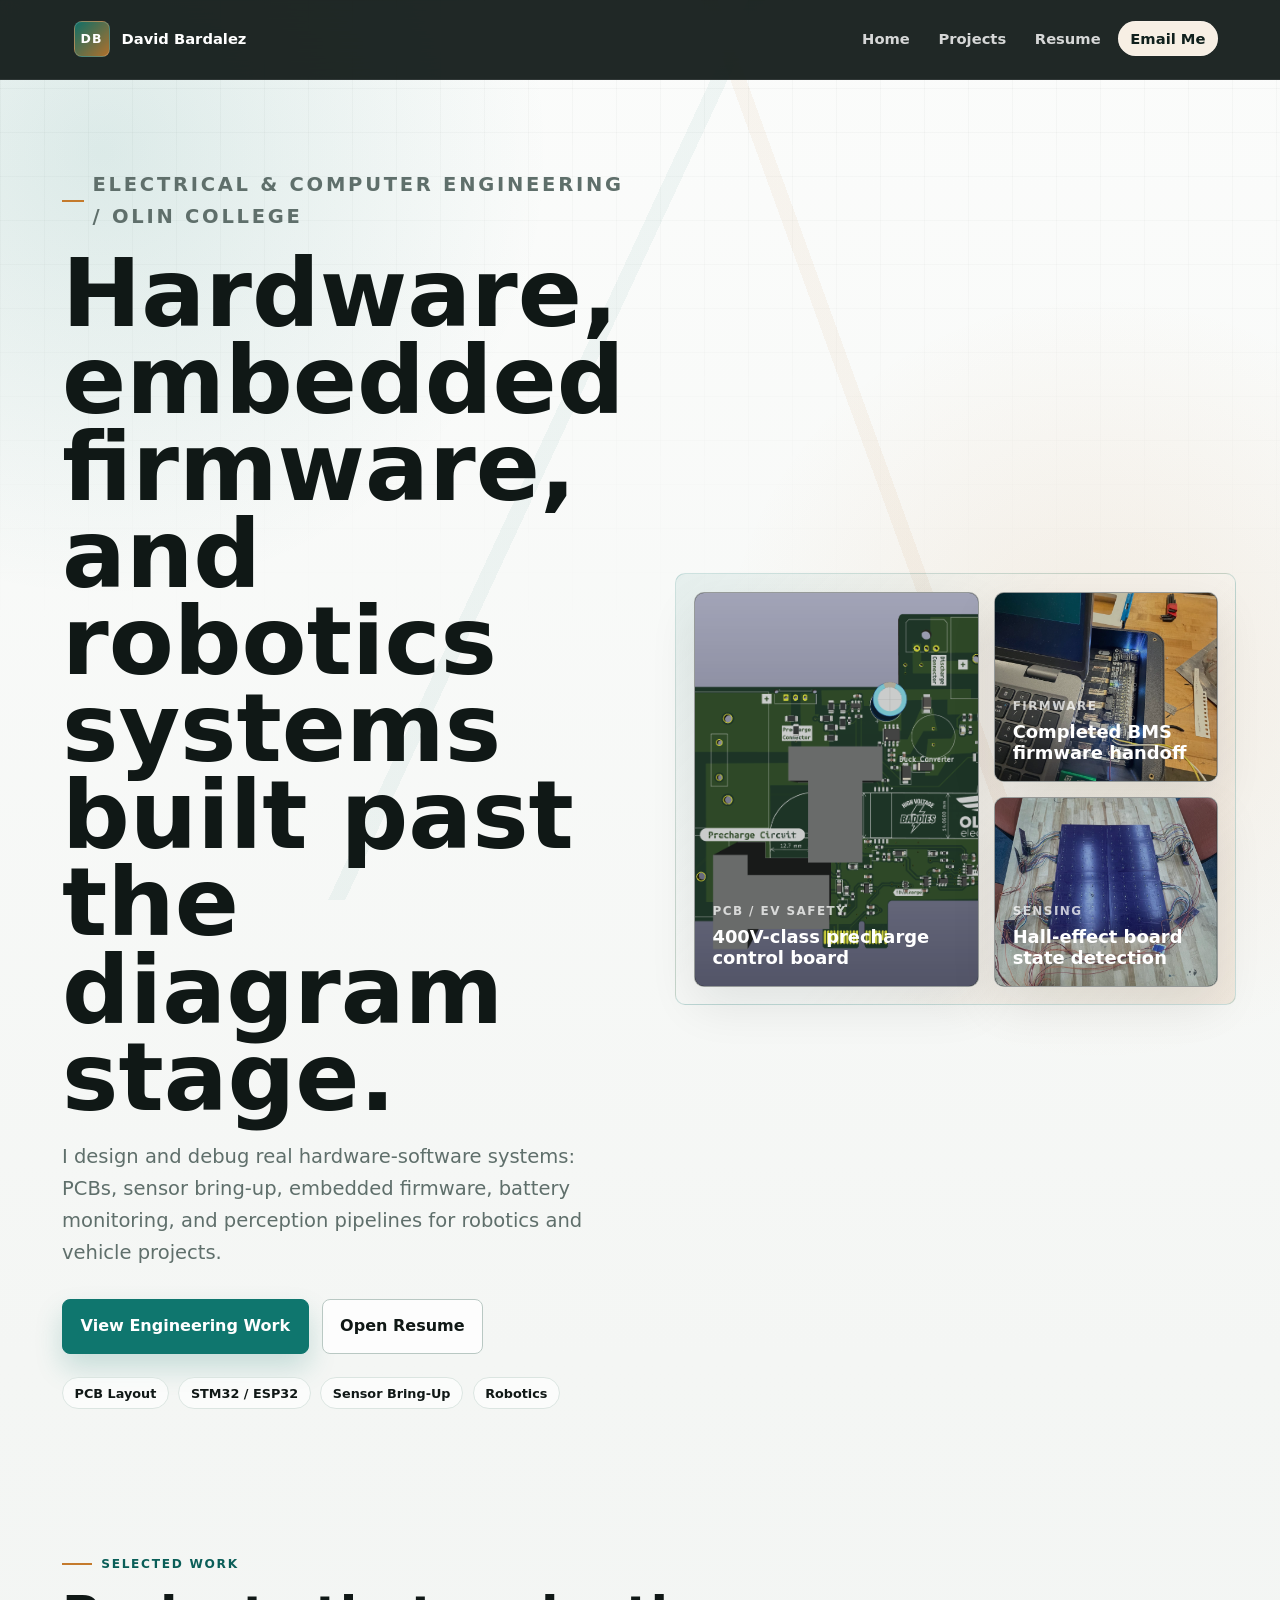
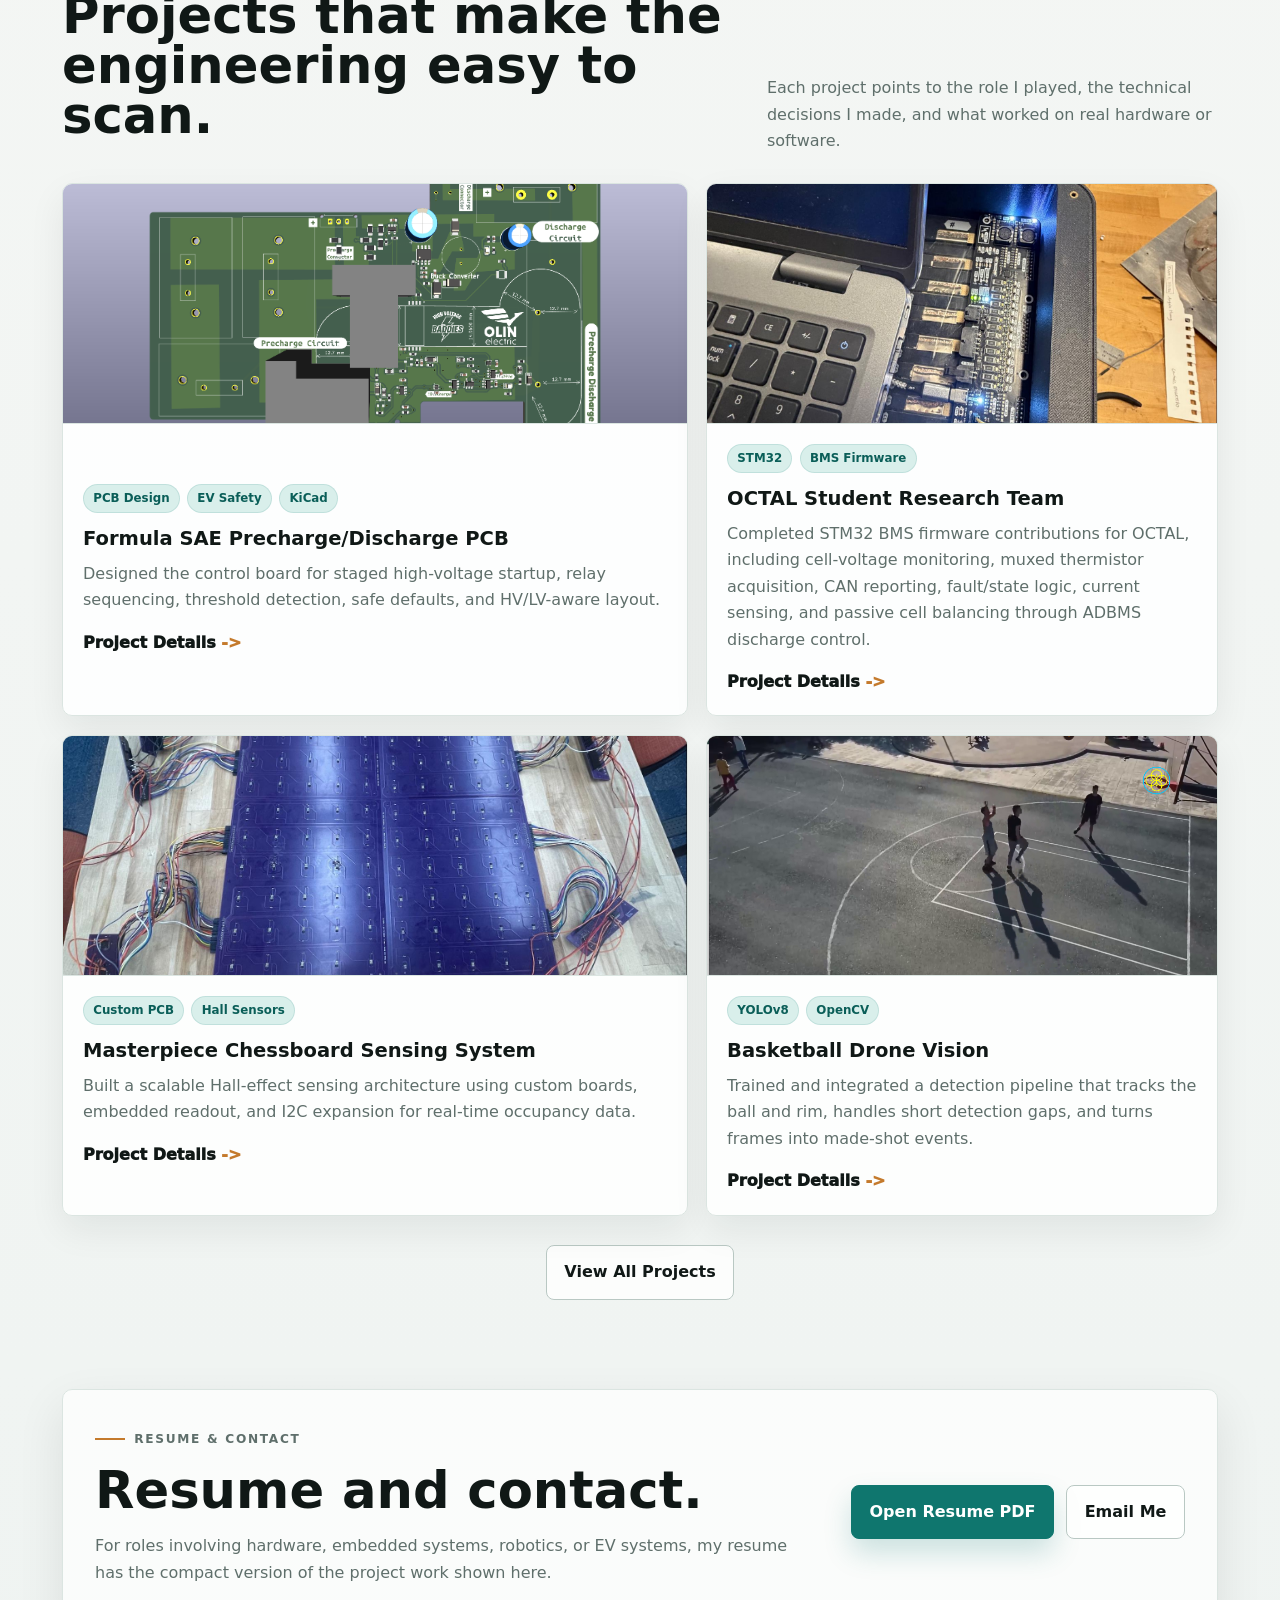
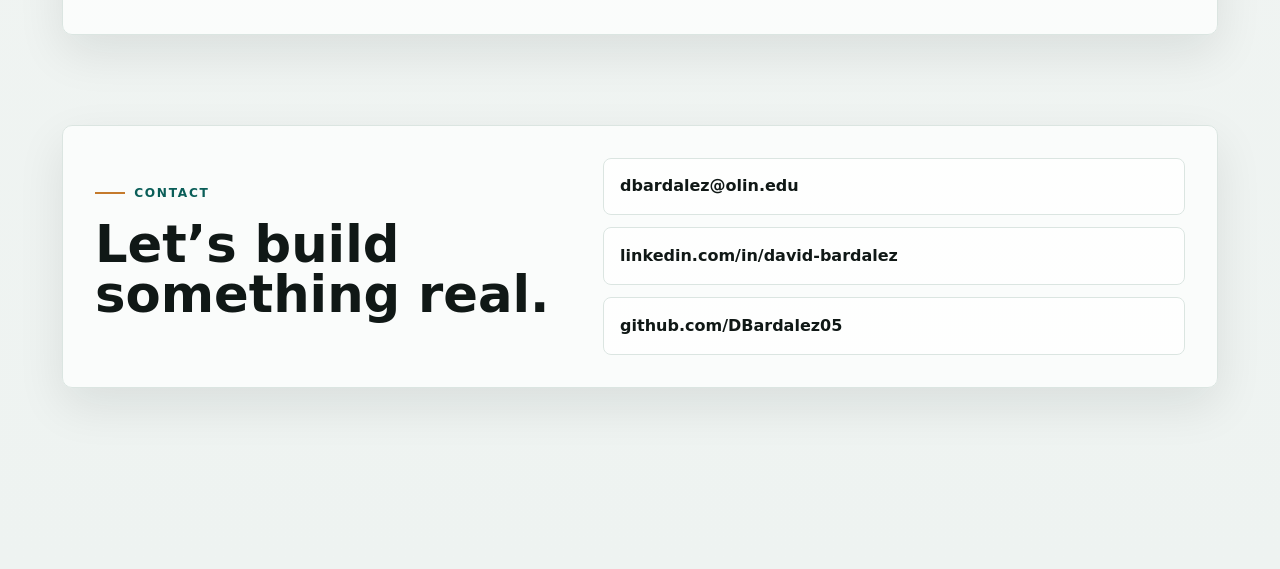
<file: index.html>
<!DOCTYPE html>
<html lang="en">
<head>
  <meta charset="UTF-8" />
  <meta name="viewport" content="width=device-width, initial-scale=1.0" />
  <title>David Bardalez | Hardware, Embedded, Robotics</title>
  <link rel="stylesheet" href="style.css" />
</head>
<body>
  <header>
    <nav>
      <a class="brand" href="#home" aria-label="David Bardalez home">
        <span class="brand-mark">DB</span>
        <span>David Bardalez</span>
      </a>
      <ul>
        <li><a href="#home">Home</a></li>
        <li><a href="projects.html">Projects</a></li>
        <li><a href="#resume">Resume</a></li>
        <li><a class="nav-cta" href="mailto:dbardalez@olin.edu">Email Me</a></li>
      </ul>
    </nav>
  </header>

  <main>
    <section id="home" class="hero-section">
      <div class="hero-shell">
        <div class="hero-copy reveal">
          <p class="eyebrow">Electrical & Computer Engineering / Olin College</p>
          <h1>Hardware, embedded firmware, and robotics systems built past the diagram stage.</h1>
          <p class="hero-lede">
            I design and debug real hardware-software systems: PCBs, sensor bring-up,
            embedded firmware, battery monitoring, and perception pipelines for robotics
            and vehicle projects.
          </p>

          <div class="button-row">
            <a class="button" href="projects.html">View Engineering Work</a>
            <a class="button secondary" href="assets/resume.pdf" target="_blank" rel="noopener noreferrer">Open Resume</a>
          </div>

          <div class="hero-signal-row" aria-label="Core engineering strengths">
            <span>PCB Layout</span>
            <span>STM32 / ESP32</span>
            <span>Sensor Bring-Up</span>
            <span>Robotics</span>
          </div>
        </div>

        <div class="hero-lab reveal" aria-label="Featured engineering work preview">
          <div class="lab-grid">
            <a class="lab-card lab-card-large" href="formula.html" aria-label="Formula SAE PCB project">
              <img src="assets/formula/formula-board-render.png" alt="Formula SAE precharge and discharge PCB render" />
              <div>
                <span>PCB / EV Safety</span>
                <strong>400V-class precharge control board</strong>
              </div>
            </a>
            <a class="lab-card" href="octal.html" aria-label="OCTAL BMS firmware project">
              <img src="assets/octal/bms_setup.jpg" alt="OCTAL BMS board bring-up setup" />
              <div>
                <span>Firmware</span>
                <strong>Completed BMS firmware handoff</strong>
              </div>
            </a>
            <a class="lab-card" href="chessboard.html" aria-label="Chessboard sensing project">
              <img src="assets/chessboard/chessboard-system.jpg" alt="Hall-effect chessboard sensing system" />
              <div>
                <span>Sensing</span>
                <strong>Hall-effect board state detection</strong>
              </div>
            </a>
          </div>
        </div>
      </div>
    </section>

    <section id="featured-projects" class="reveal">
      <div class="section-heading">
        <div>
          <p class="eyebrow">Selected Work</p>
          <h2>Projects that make the engineering easy to scan.</h2>
        </div>
        <p>Each project points to the role I played, the technical decisions I made, and what worked on real hardware or software.</p>
      </div>

      <div class="project-grid featured-grid">
        <article class="project-card project-card-featured">
          <img
            class="project-card-thumb"
            src="assets/formula/formula-board-render.png"
            alt="Formula SAE precharge and discharge PCB render"
          />
          <div class="project-card-content">
            <div class="project-tag-row">
              <span>PCB Design</span>
              <span>EV Safety</span>
              <span>KiCad</span>
            </div>
            <h3>Formula SAE Precharge/Discharge PCB</h3>
            <p>
              Designed the control board for staged high-voltage startup, relay sequencing,
              threshold detection, safe defaults, and HV/LV-aware layout.
            </p>
            <a href="formula.html">Project Details</a>
          </div>
        </article>

        <article class="project-card">
          <img
            class="project-card-thumb"
            src="assets/octal/bms_setup.jpg"
            alt="OCTAL BMS board bring-up setup with STM32 board, ST-LINK, and laptop connection"
          />
          <div class="project-card-content">
            <div class="project-tag-row">
              <span>STM32</span>
              <span>BMS Firmware</span>
            </div>
            <h3>OCTAL Student Research Team</h3>
            <p>
              Completed STM32 BMS firmware contributions for OCTAL, including cell-voltage
              monitoring, muxed thermistor acquisition, CAN reporting, fault/state logic, current
              sensing, and passive cell balancing through ADBMS discharge control.
            </p>
            <a href="octal.html">Project Details</a>
          </div>
        </article>

        <article class="project-card">
          <img
            class="project-card-thumb"
            src="assets/chessboard/chessboard-system.jpg"
            alt="Masterpiece Chessboard Hall-effect sensing system"
          />
          <div class="project-card-content">
            <div class="project-tag-row">
              <span>Custom PCB</span>
              <span>Hall Sensors</span>
            </div>
            <h3>Masterpiece Chessboard Sensing System</h3>
            <p>
              Built a scalable Hall-effect sensing architecture using custom boards,
              embedded readout, and I2C expansion for real-time occupancy data.
            </p>
            <a href="chessboard.html">Project Details</a>
          </div>
        </article>

        <article class="project-card">
          <img
            class="project-card-thumb"
            src="assets/drone/drone-detection-overlay.png"
            alt="Basketball drone vision detection overlay"
          />
          <div class="project-card-content">
            <div class="project-tag-row">
              <span>YOLOv8</span>
              <span>OpenCV</span>
            </div>
            <h3>Basketball Drone Vision</h3>
            <p>
              Trained and integrated a detection pipeline that tracks the ball and rim,
              handles short detection gaps, and turns frames into made-shot events.
            </p>
            <a href="drone.html">Project Details</a>
          </div>
        </article>
      </div>

      <div class="button-row centered-row">
        <a class="button secondary" href="projects.html">View All Projects</a>
      </div>
    </section>

    <section id="resume" class="resume-contact-shell reveal">
      <div>
          <p class="eyebrow">Resume & Contact</p>
        <h2>Resume and contact.</h2>
        <p>
          For roles involving hardware, embedded systems, robotics, or EV systems,
          my resume has the compact version of the project work shown here.
        </p>
      </div>
      <div class="contact-actions">
        <a class="button" href="assets/resume.pdf" target="_blank" rel="noopener noreferrer">Open Resume PDF</a>
        <a class="button secondary" href="mailto:dbardalez@olin.edu">Email Me</a>
      </div>
    </section>

    <section id="contact" class="contact-grid reveal">
      <div>
        <p class="eyebrow">Contact</p>
        <h2>Let’s build something real.</h2>
      </div>
      <div class="contact-links">
        <a href="mailto:dbardalez@olin.edu">dbardalez@olin.edu</a>
        <a href="https://www.linkedin.com/in/david-bardalez" target="_blank" rel="noopener noreferrer">
          linkedin.com/in/david-bardalez
        </a>
        <a href="https://github.com/DBardalez05" target="_blank" rel="noopener noreferrer">
          github.com/DBardalez05
        </a>
      </div>
    </section>
  </main>

  <script>
    const revealItems = document.querySelectorAll(".reveal");

    const revealObserver = new IntersectionObserver(
      (entries) => {
        entries.forEach((entry) => {
          if (entry.isIntersecting) {
            entry.target.classList.add("is-visible");
            revealObserver.unobserve(entry.target);
          }
        });
      },
      { threshold: 0.14 }
    );

    revealItems.forEach((item) => revealObserver.observe(item));
  </script>
</body>
</html>
</file>
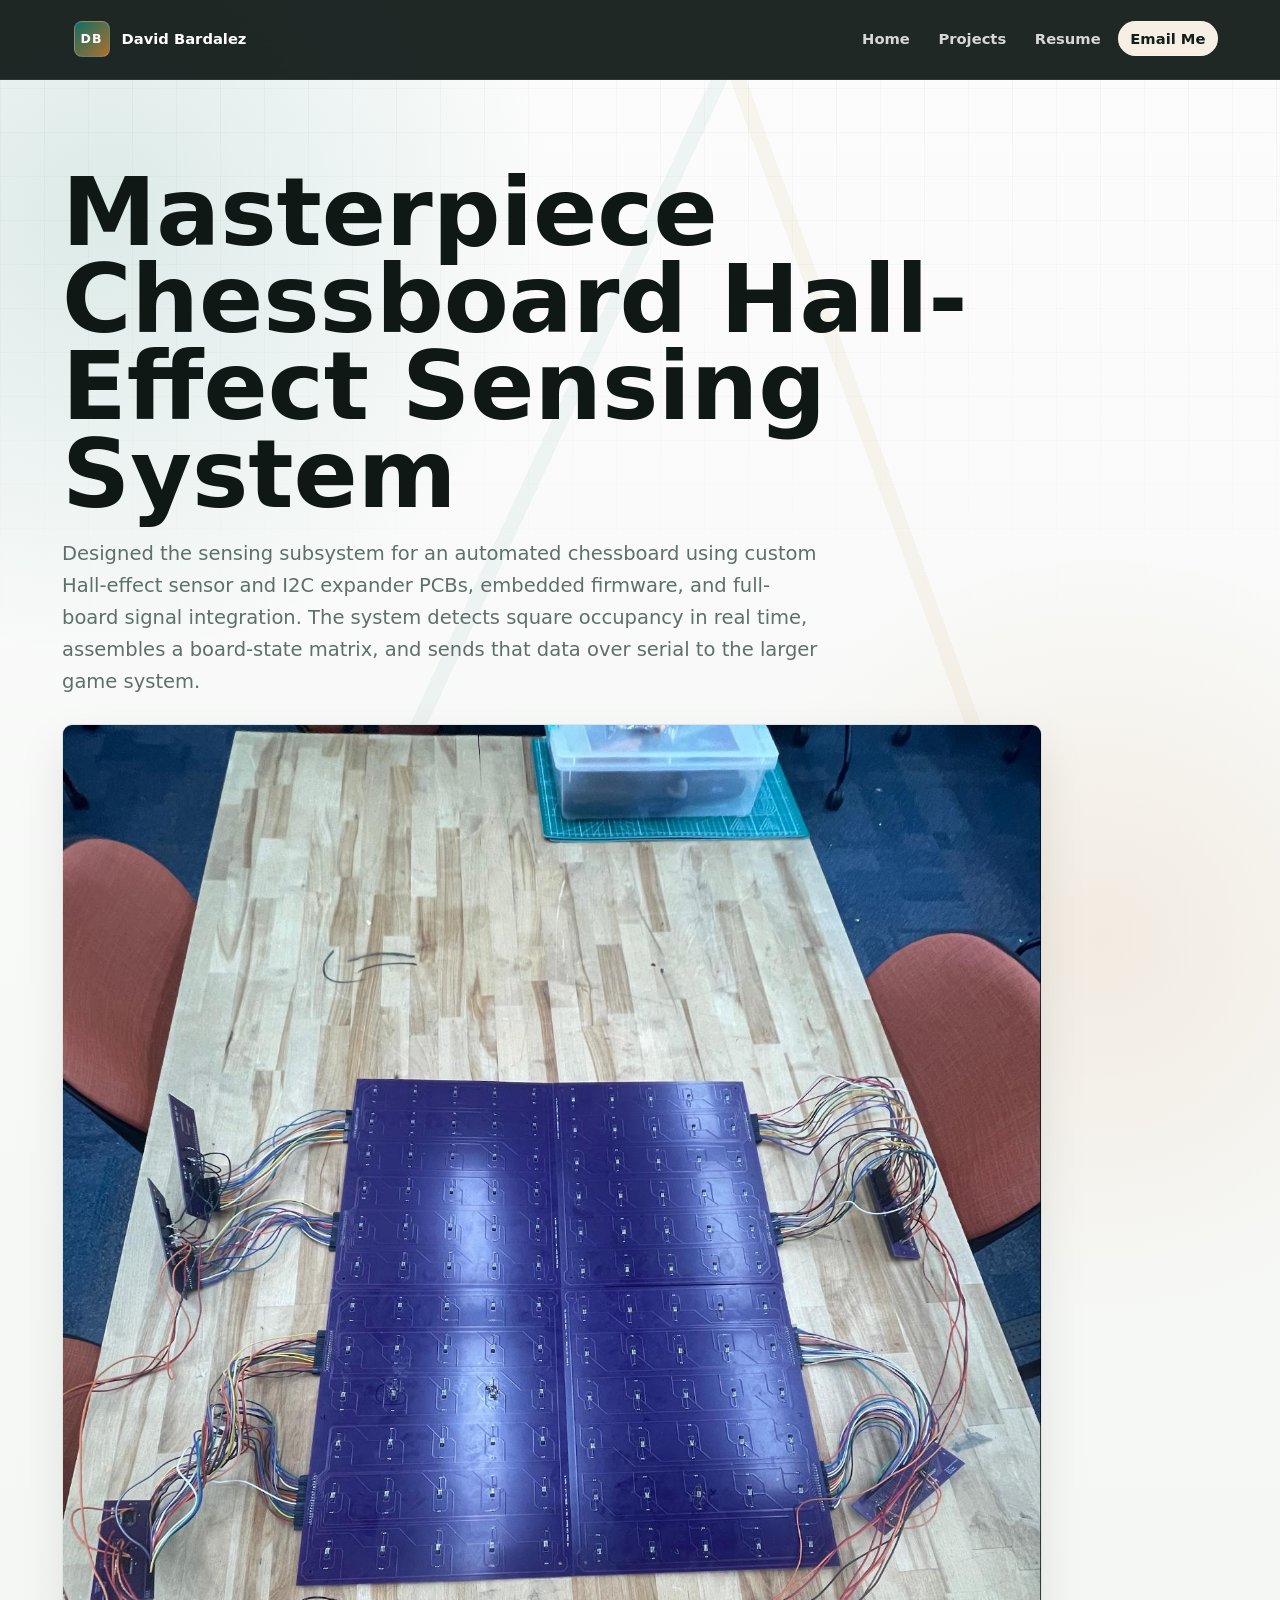
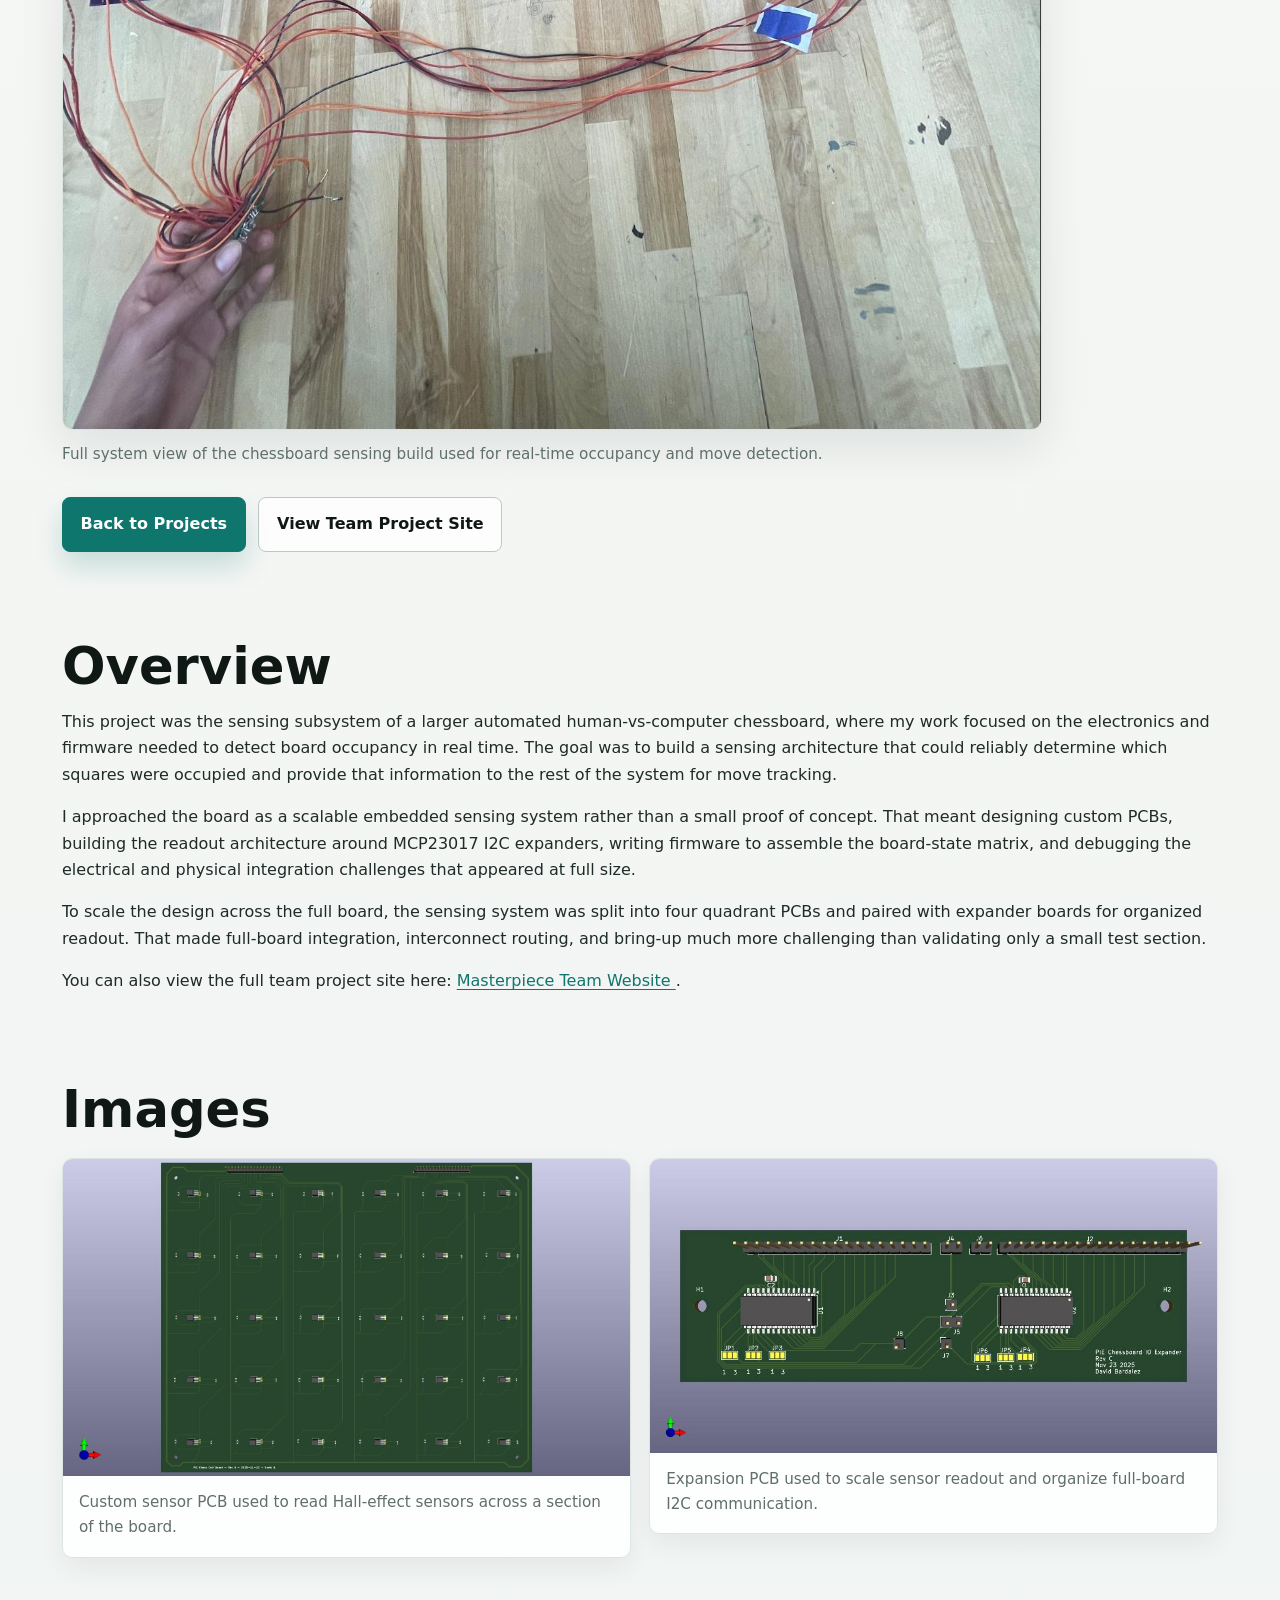
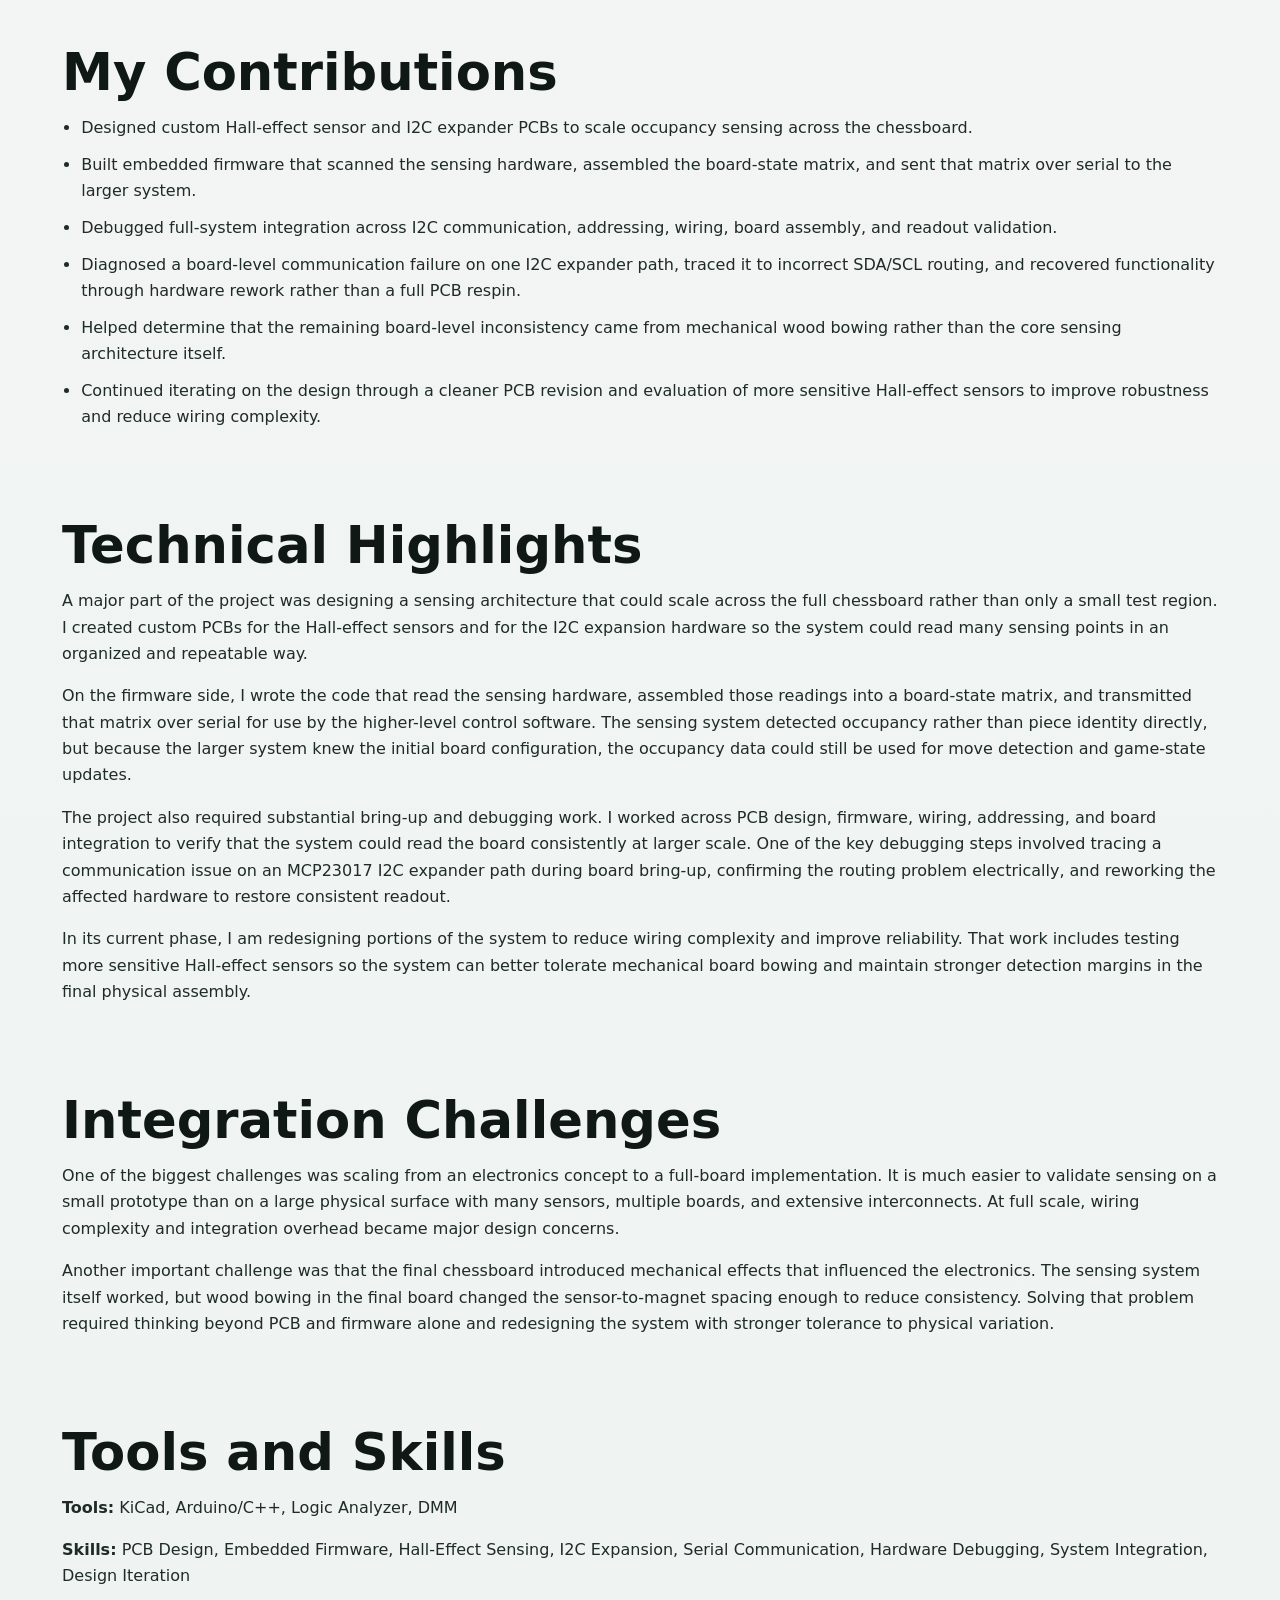
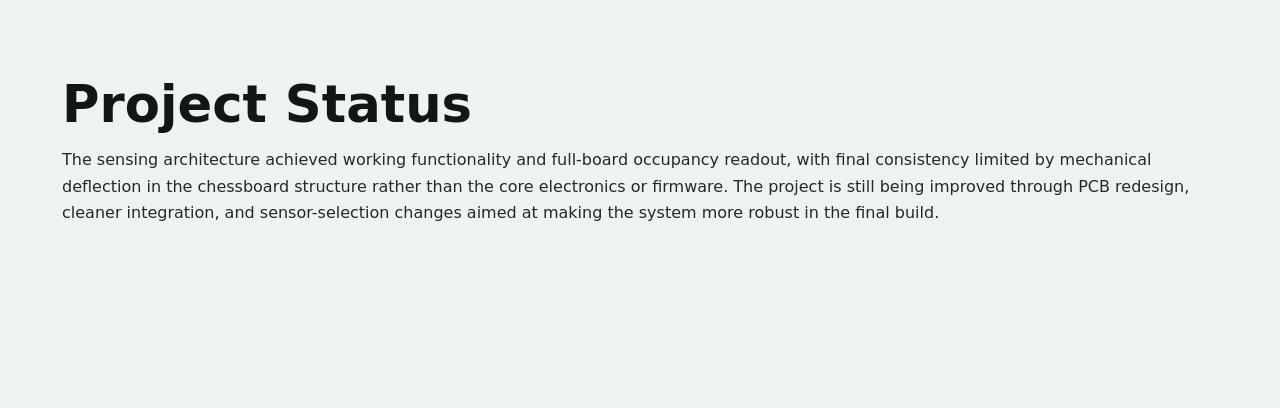
<file: chessboard.html>
<!DOCTYPE html>
<html lang="en">
<head>
  <meta charset="UTF-8" />
  <meta name="viewport" content="width=device-width, initial-scale=1.0" />
  <title>Masterpiece Chessboard Hall-Effect Sensing System | David Bardalez</title>
  <link rel="stylesheet" href="style.css" />
</head>
<body>
  <header>
    <nav>
      <a class="brand" href="index.html#home" aria-label="David Bardalez home">
        <span class="brand-mark">DB</span>
        <span>David Bardalez</span>
      </a>
      <ul>
        <li><a href="index.html#home">Home</a></li>
        <li><a href="projects.html">Projects</a></li>
        <li><a href="index.html#resume">Resume</a></li>
        <li><a class="nav-cta" href="mailto:dbardalez@olin.edu">Email Me</a></li>
      </ul>
    </nav>
  </header>

  <main>
    <section id="project-page">
      <h2>Masterpiece Chessboard Hall-Effect Sensing System</h2>
      <p>
        Designed the sensing subsystem for an automated chessboard using custom Hall-effect sensor
        and I2C expander PCBs, embedded firmware, and full-board signal integration. The system
        detects square occupancy in real time, assembles a board-state matrix, and sends that data
        over serial to the larger game system.
      </p>

      <div class="project-hero-image">
        <img
          src="assets/chessboard/chessboard-system.jpg"
          alt="Full chessboard Hall-effect sensing system"
        />
        <p class="project-image-caption">
          Full system view of the chessboard sensing build used for real-time occupancy and move detection.
        </p>
      </div>

      <div class="button-row">
        <a class="button" href="projects.html">Back to Projects</a>
        <a
          class="button secondary"
          href="https://olincollege.github.io/pie-2025-03/masterpiece/"
          target="_blank"
          rel="noopener noreferrer"
        >
          View Team Project Site
        </a>
      </div>
    </section>

    <section>
      <h2>Overview</h2>
      <p>
        This project was the sensing subsystem of a larger automated human-vs-computer chessboard,
        where my work focused on the electronics and firmware needed to detect board occupancy in
        real time. The goal was to build a sensing architecture that could reliably determine which
        squares were occupied and provide that information to the rest of the system for move tracking.
      </p>
      <p>
        I approached the board as a scalable embedded sensing system rather than a small proof of
        concept. That meant designing custom PCBs, building the readout architecture around MCP23017
        I2C expanders, writing firmware to assemble the board-state matrix, and debugging the
        electrical and physical integration challenges that appeared at full size.
      </p>
      <p>
        To scale the design across the full board, the sensing system was split into four quadrant
        PCBs and paired with expander boards for organized readout. That made full-board integration,
        interconnect routing, and bring-up much more challenging than validating only a small test section.
      </p>
      <p>
        You can also view the full team project site here:
        <a
          href="https://olincollege.github.io/pie-2025-03/masterpiece/"
          target="_blank"
          rel="noopener noreferrer"
        >
          Masterpiece Team Website
        </a>.
      </p>
    </section>

    <section>
      <h2>Images</h2>
      <div class="project-image-grid">
        <div class="project-image-card">
          <img
            src="assets/chessboard/chessboard-sensor-pcb.jpg"
            alt="Chessboard Hall-effect sensor PCB"
          />
          <p>Custom sensor PCB used to read Hall-effect sensors across a section of the board.</p>
        </div>

        <div class="project-image-card">
          <img
            src="assets/chessboard/chessboard-expander-pcb.jpg"
            alt="Chessboard I2C expander PCB"
          />
          <p>Expansion PCB used to scale sensor readout and organize full-board I2C communication.</p>
        </div>
      </div>
    </section>

    <section>
      <h2>My Contributions</h2>
      <ul class="simple-list">
        <li>Designed custom Hall-effect sensor and I2C expander PCBs to scale occupancy sensing across the chessboard.</li>
        <li>Built embedded firmware that scanned the sensing hardware, assembled the board-state matrix, and sent that matrix over serial to the larger system.</li>
        <li>Debugged full-system integration across I2C communication, addressing, wiring, board assembly, and readout validation.</li>
        <li>Diagnosed a board-level communication failure on one I2C expander path, traced it to incorrect SDA/SCL routing, and recovered functionality through hardware rework rather than a full PCB respin.</li>
        <li>Helped determine that the remaining board-level inconsistency came from mechanical wood bowing rather than the core sensing architecture itself.</li>
        <li>Continued iterating on the design through a cleaner PCB revision and evaluation of more sensitive Hall-effect sensors to improve robustness and reduce wiring complexity.</li>
      </ul>
    </section>

    <section>
      <h2>Technical Highlights</h2>
      <p>
        A major part of the project was designing a sensing architecture that could scale across
        the full chessboard rather than only a small test region. I created custom PCBs for the
        Hall-effect sensors and for the I2C expansion hardware so the system could read many
        sensing points in an organized and repeatable way.
      </p>
      <p>
        On the firmware side, I wrote the code that read the sensing hardware, assembled those
        readings into a board-state matrix, and transmitted that matrix over serial for use by
        the higher-level control software. The sensing system detected occupancy rather than piece
        identity directly, but because the larger system knew the initial board configuration, the
        occupancy data could still be used for move detection and game-state updates.
      </p>
      <p>
        The project also required substantial bring-up and debugging work. I worked across PCB
        design, firmware, wiring, addressing, and board integration to verify that the system could
        read the board consistently at larger scale. One of the key debugging steps involved tracing
        a communication issue on an MCP23017 I2C expander path during board bring-up, confirming the
        routing problem electrically, and reworking the affected hardware to restore consistent readout.
      </p>
      <p>
        In its current phase, I am redesigning portions of the system to reduce wiring complexity
        and improve reliability. That work includes testing more sensitive Hall-effect sensors so
        the system can better tolerate mechanical board bowing and maintain stronger detection
        margins in the final physical assembly.
      </p>
    </section>

    <section>
      <h2>Integration Challenges</h2>
      <p>
        One of the biggest challenges was scaling from an electronics concept to a full-board
        implementation. It is much easier to validate sensing on a small prototype than on a
        large physical surface with many sensors, multiple boards, and extensive interconnects.
        At full scale, wiring complexity and integration overhead became major design concerns.
      </p>
      <p>
        Another important challenge was that the final chessboard introduced mechanical effects
        that influenced the electronics. The sensing system itself worked, but wood bowing in the
        final board changed the sensor-to-magnet spacing enough to reduce consistency. Solving
        that problem required thinking beyond PCB and firmware alone and redesigning the system
        with stronger tolerance to physical variation.
      </p>
    </section>

    <section>
      <h2>Tools and Skills</h2>
      <p>
        <strong>Tools:</strong> KiCad, Arduino/C++, Logic Analyzer, DMM
      </p>
      <p>
        <strong>Skills:</strong> PCB Design, Embedded Firmware, Hall-Effect Sensing, I2C
        Expansion, Serial Communication, Hardware Debugging, System Integration, Design Iteration
      </p>
    </section>

    <section>
      <h2>Project Status</h2>
      <p>
        The sensing architecture achieved working functionality and full-board occupancy readout,
        with final consistency limited by mechanical deflection in the chessboard structure rather
        than the core electronics or firmware. The project is still being improved through PCB
        redesign, cleaner integration, and sensor-selection changes aimed at making the system
        more robust in the final build.
      </p>
    </section>
  </main>
</body>
</html>
</file>
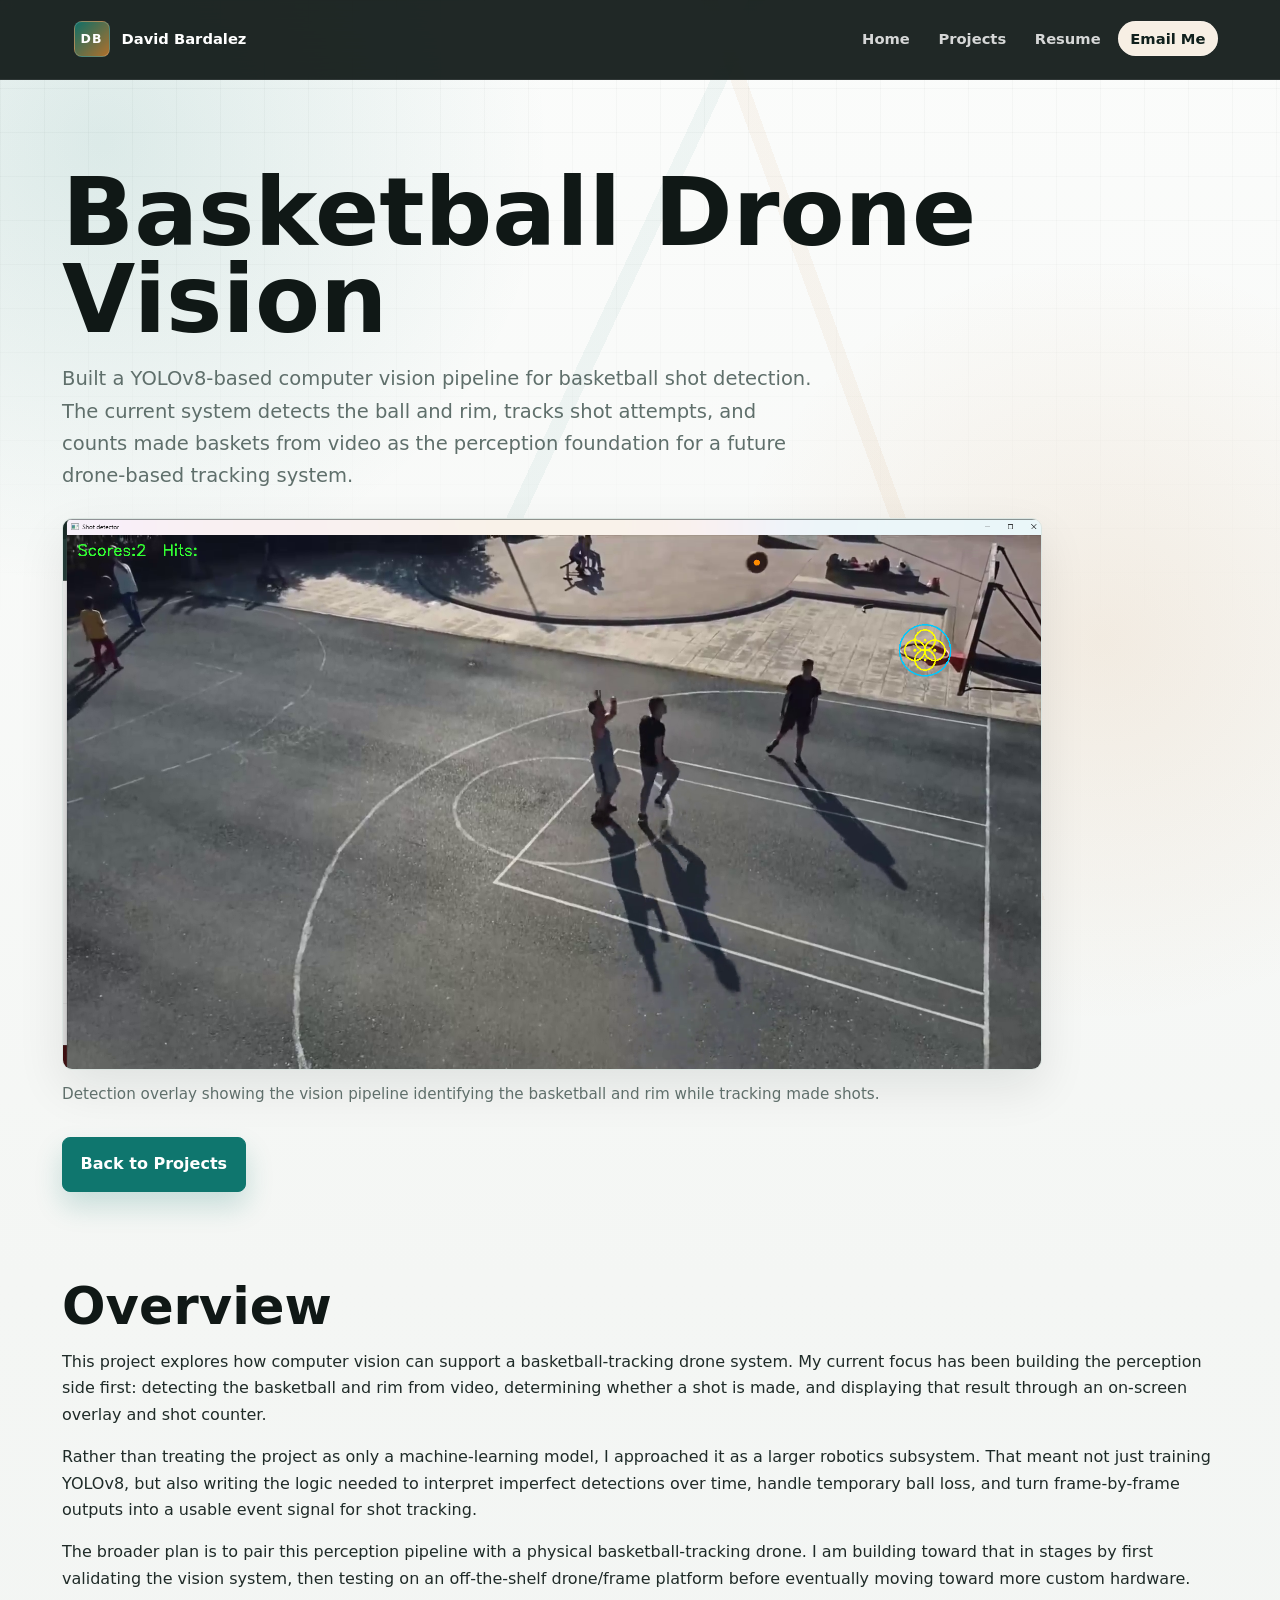
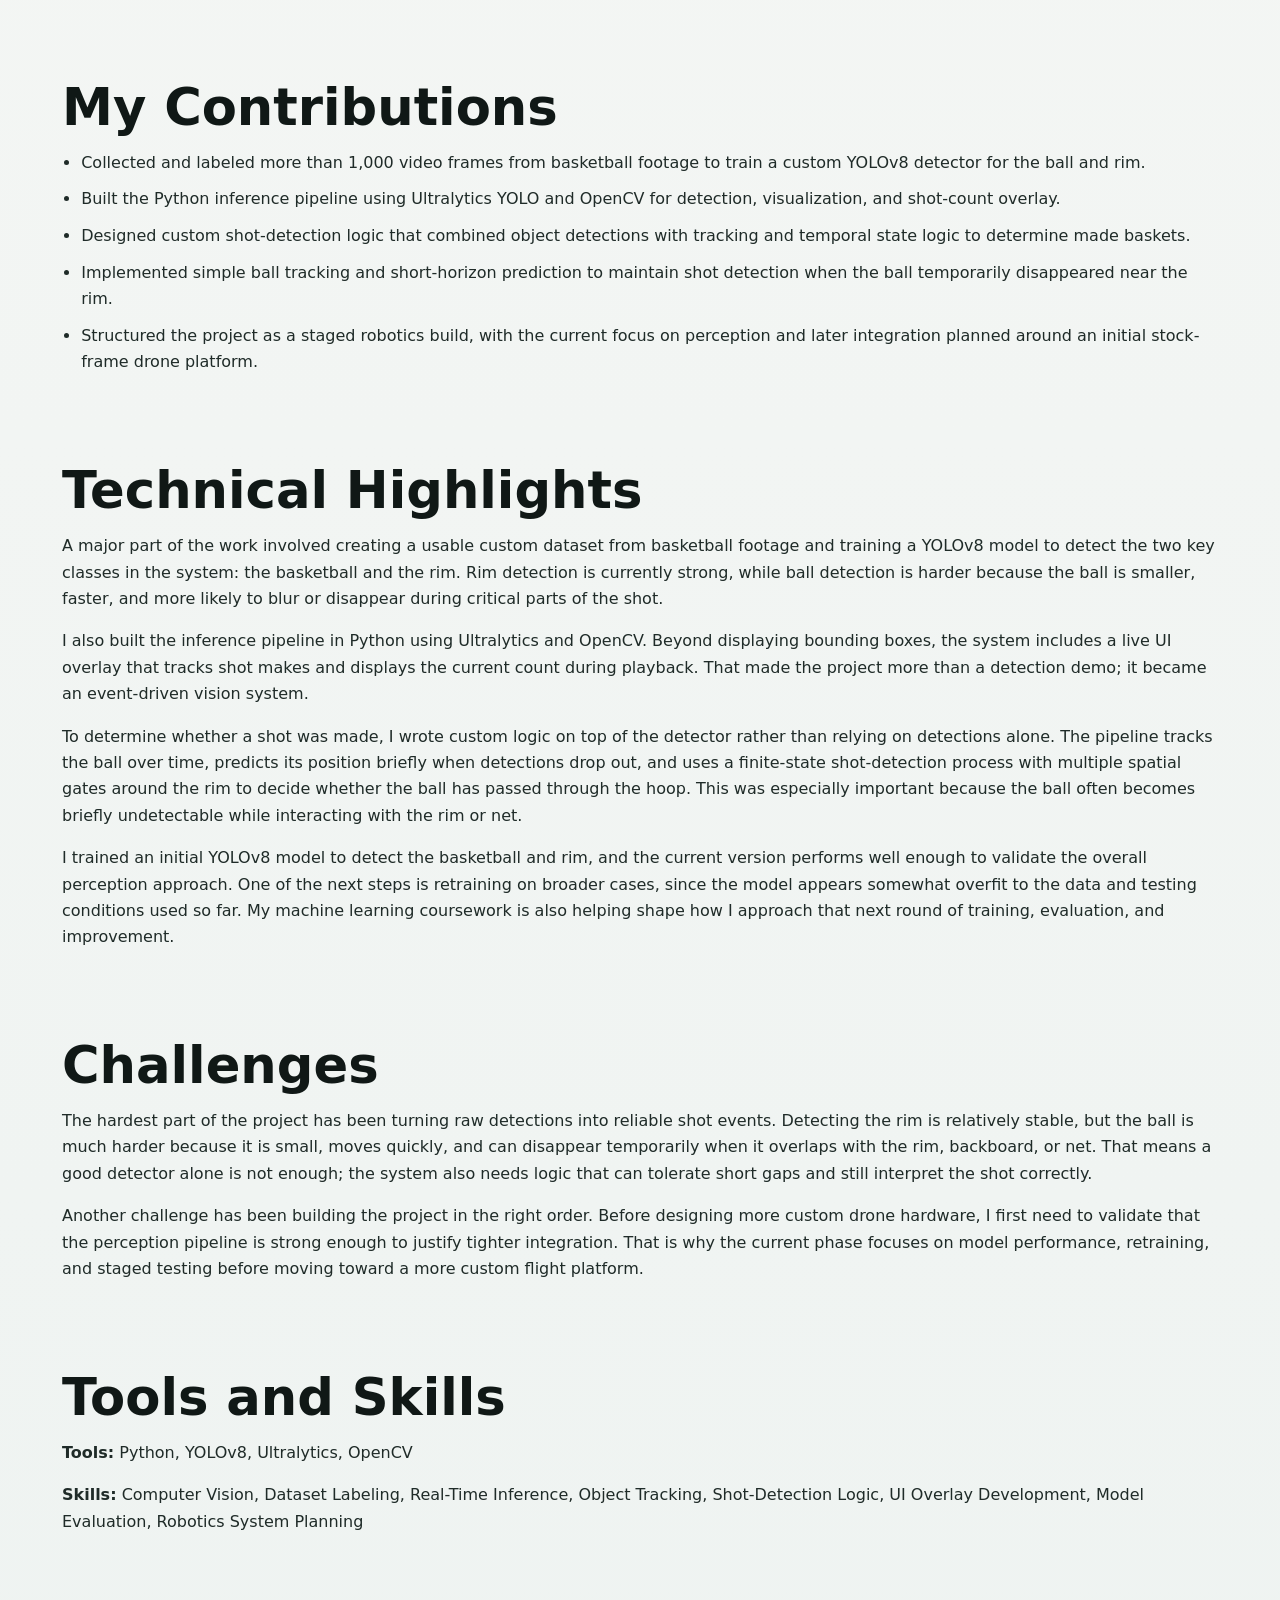
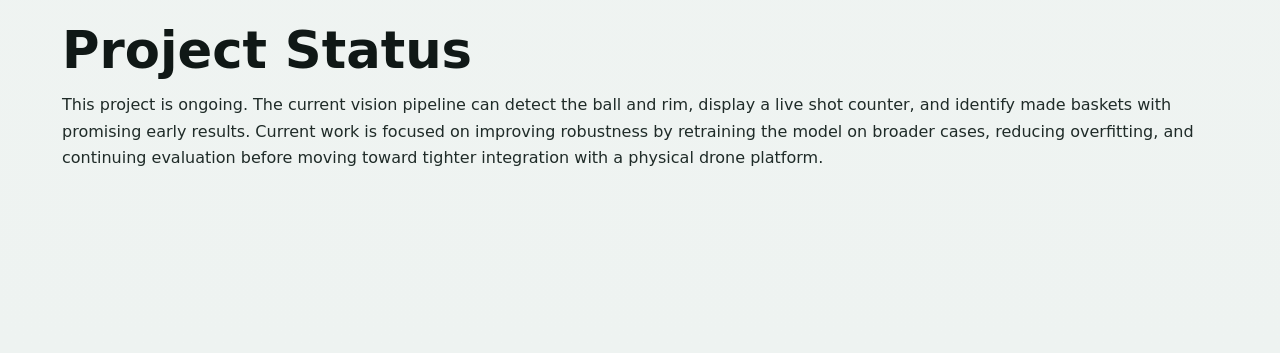
<file: drone.html>
<!DOCTYPE html>
<html lang="en">
<head>
  <meta charset="UTF-8" />
  <meta name="viewport" content="width=device-width, initial-scale=1.0" />
  <title>Basketball Drone Vision | David Bardalez</title>
  <link rel="stylesheet" href="style.css" />
</head>
<body>
  <header>
    <nav>
      <a class="brand" href="index.html#home" aria-label="David Bardalez home">
        <span class="brand-mark">DB</span>
        <span>David Bardalez</span>
      </a>
      <ul>
        <li><a href="index.html#home">Home</a></li>
        <li><a href="projects.html">Projects</a></li>
        <li><a href="index.html#resume">Resume</a></li>
        <li><a class="nav-cta" href="mailto:dbardalez@olin.edu">Email Me</a></li>
      </ul>
    </nav>
  </header>

  <main>
    <section id="project-page">
      <h2>Basketball Drone Vision</h2>
      <p>
        Built a YOLOv8-based computer vision pipeline for basketball shot detection. The current
        system detects the ball and rim, tracks shot attempts, and counts made baskets from video
        as the perception foundation for a future drone-based tracking system.
      </p>

      <div class="project-hero-image">
        <img
          src="assets/drone/drone-detection-overlay.png"
          alt="Basketball drone vision detection overlay"
        />
        <p class="project-image-caption">
          Detection overlay showing the vision pipeline identifying the basketball and rim while tracking made shots.
        </p>
      </div>

      <div class="button-row">
        <a class="button" href="projects.html">Back to Projects</a>
      </div>
    </section>

    <section>
      <h2>Overview</h2>
      <p>
        This project explores how computer vision can support a basketball-tracking drone system.
        My current focus has been building the perception side first: detecting the basketball and
        rim from video, determining whether a shot is made, and displaying that result through an
        on-screen overlay and shot counter.
      </p>
      <p>
        Rather than treating the project as only a machine-learning model, I approached it as a
        larger robotics subsystem. That meant not just training YOLOv8, but also writing the logic
        needed to interpret imperfect detections over time, handle temporary ball loss, and turn
        frame-by-frame outputs into a usable event signal for shot tracking.
      </p>
      <p>
        The broader plan is to pair this perception pipeline with a physical basketball-tracking drone.
        I am building toward that in stages by first validating the vision system, then testing on an
        off-the-shelf drone/frame platform before eventually moving toward more custom hardware.
      </p>
    </section>

    <section>
      <h2>My Contributions</h2>
      <ul class="simple-list">
        <li>Collected and labeled more than 1,000 video frames from basketball footage to train a custom YOLOv8 detector for the ball and rim.</li>
        <li>Built the Python inference pipeline using Ultralytics YOLO and OpenCV for detection, visualization, and shot-count overlay.</li>
        <li>Designed custom shot-detection logic that combined object detections with tracking and temporal state logic to determine made baskets.</li>
        <li>Implemented simple ball tracking and short-horizon prediction to maintain shot detection when the ball temporarily disappeared near the rim.</li>
        <li>Structured the project as a staged robotics build, with the current focus on perception and later integration planned around an initial stock-frame drone platform.</li>
      </ul>
    </section>

    <section>
      <h2>Technical Highlights</h2>
      <p>
        A major part of the work involved creating a usable custom dataset from basketball
        footage and training a YOLOv8 model to detect the two key classes in the system:
        the basketball and the rim. Rim detection is currently strong, while ball detection is
        harder because the ball is smaller, faster, and more likely to blur or disappear during
        critical parts of the shot.
      </p>
      <p>
        I also built the inference pipeline in Python using Ultralytics and OpenCV.
        Beyond displaying bounding boxes, the system includes a live UI overlay that tracks shot
        makes and displays the current count during playback. That made the project more than a
        detection demo; it became an event-driven vision system.
      </p>
      <p>
        To determine whether a shot was made, I wrote custom logic on top of the detector rather
        than relying on detections alone. The pipeline tracks the ball over time, predicts its
        position briefly when detections drop out, and uses a finite-state shot-detection
        process with multiple spatial gates around the rim to decide whether the ball has passed
        through the hoop. This was especially important because the ball often becomes briefly
        undetectable while interacting with the rim or net.
      </p>
      <p>
        I trained an initial YOLOv8 model to detect the basketball and rim, and the current version
        performs well enough to validate the overall perception approach. One of the next steps is
        retraining on broader cases, since the model appears somewhat overfit to the data and testing
        conditions used so far. My machine learning coursework is also helping shape how I approach
        that next round of training, evaluation, and improvement.
      </p>
    </section>

    <section>
      <h2>Challenges</h2>
      <p>
        The hardest part of the project has been turning raw detections into reliable shot
        events. Detecting the rim is relatively stable, but the ball is much harder because it
        is small, moves quickly, and can disappear temporarily when it overlaps with the rim,
        backboard, or net. That means a good detector alone is not enough; the system also needs
        logic that can tolerate short gaps and still interpret the shot correctly.
      </p>
      <p>
        Another challenge has been building the project in the right order. Before designing
        more custom drone hardware, I first need to validate that the perception pipeline is
        strong enough to justify tighter integration. That is why the current phase focuses on
        model performance, retraining, and staged testing before moving toward a more custom
        flight platform.
      </p>
    </section>

    <section>
      <h2>Tools and Skills</h2>
      <p>
        <strong>Tools:</strong> Python, YOLOv8, Ultralytics, OpenCV
      </p>
      <p>
        <strong>Skills:</strong> Computer Vision, Dataset Labeling, Real-Time Inference,
        Object Tracking, Shot-Detection Logic, UI Overlay Development, Model Evaluation,
        Robotics System Planning
      </p>
    </section>

    <section>
      <h2>Project Status</h2>
      <p>
        This project is ongoing. The current vision pipeline can detect the ball and rim, display
        a live shot counter, and identify made baskets with promising early results. Current work
        is focused on improving robustness by retraining the model on broader cases, reducing
        overfitting, and continuing evaluation before moving toward tighter integration with a
        physical drone platform.
      </p>
    </section>
  </main>
</body>
</html>
</file>
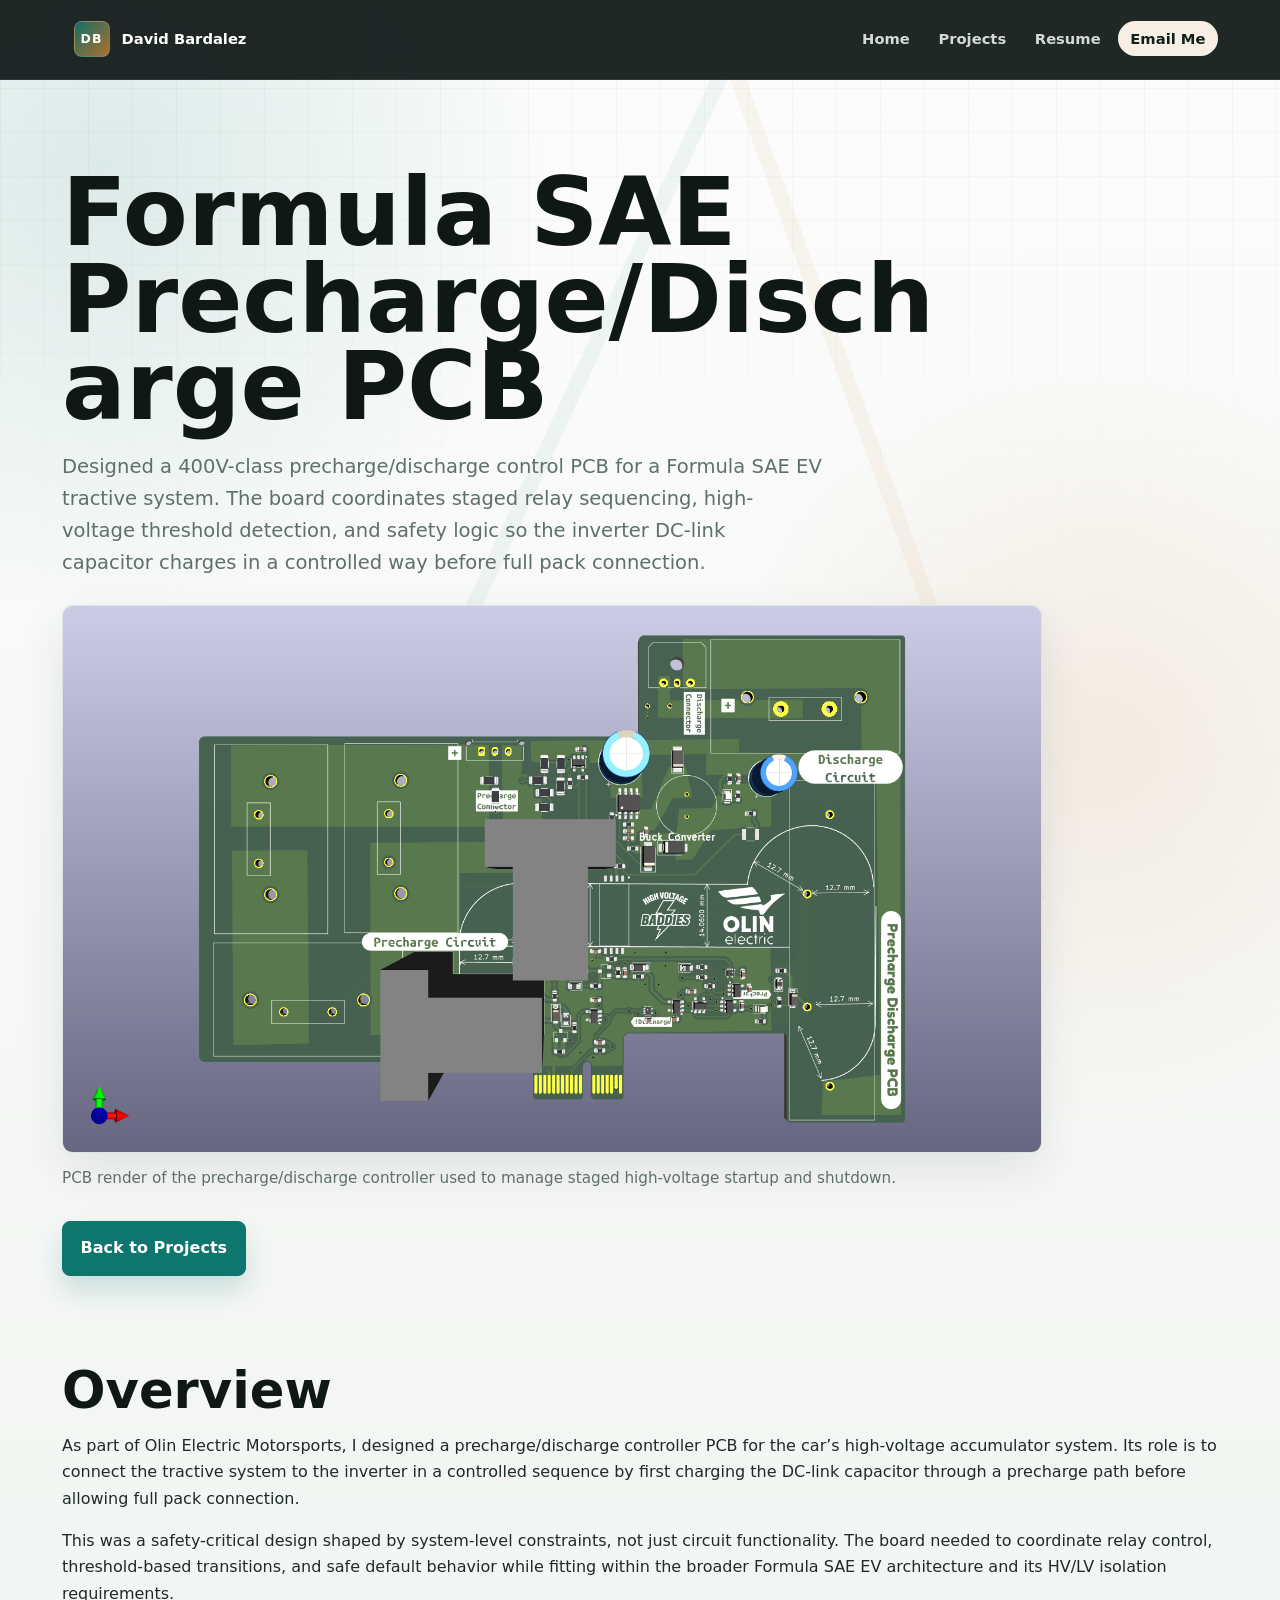
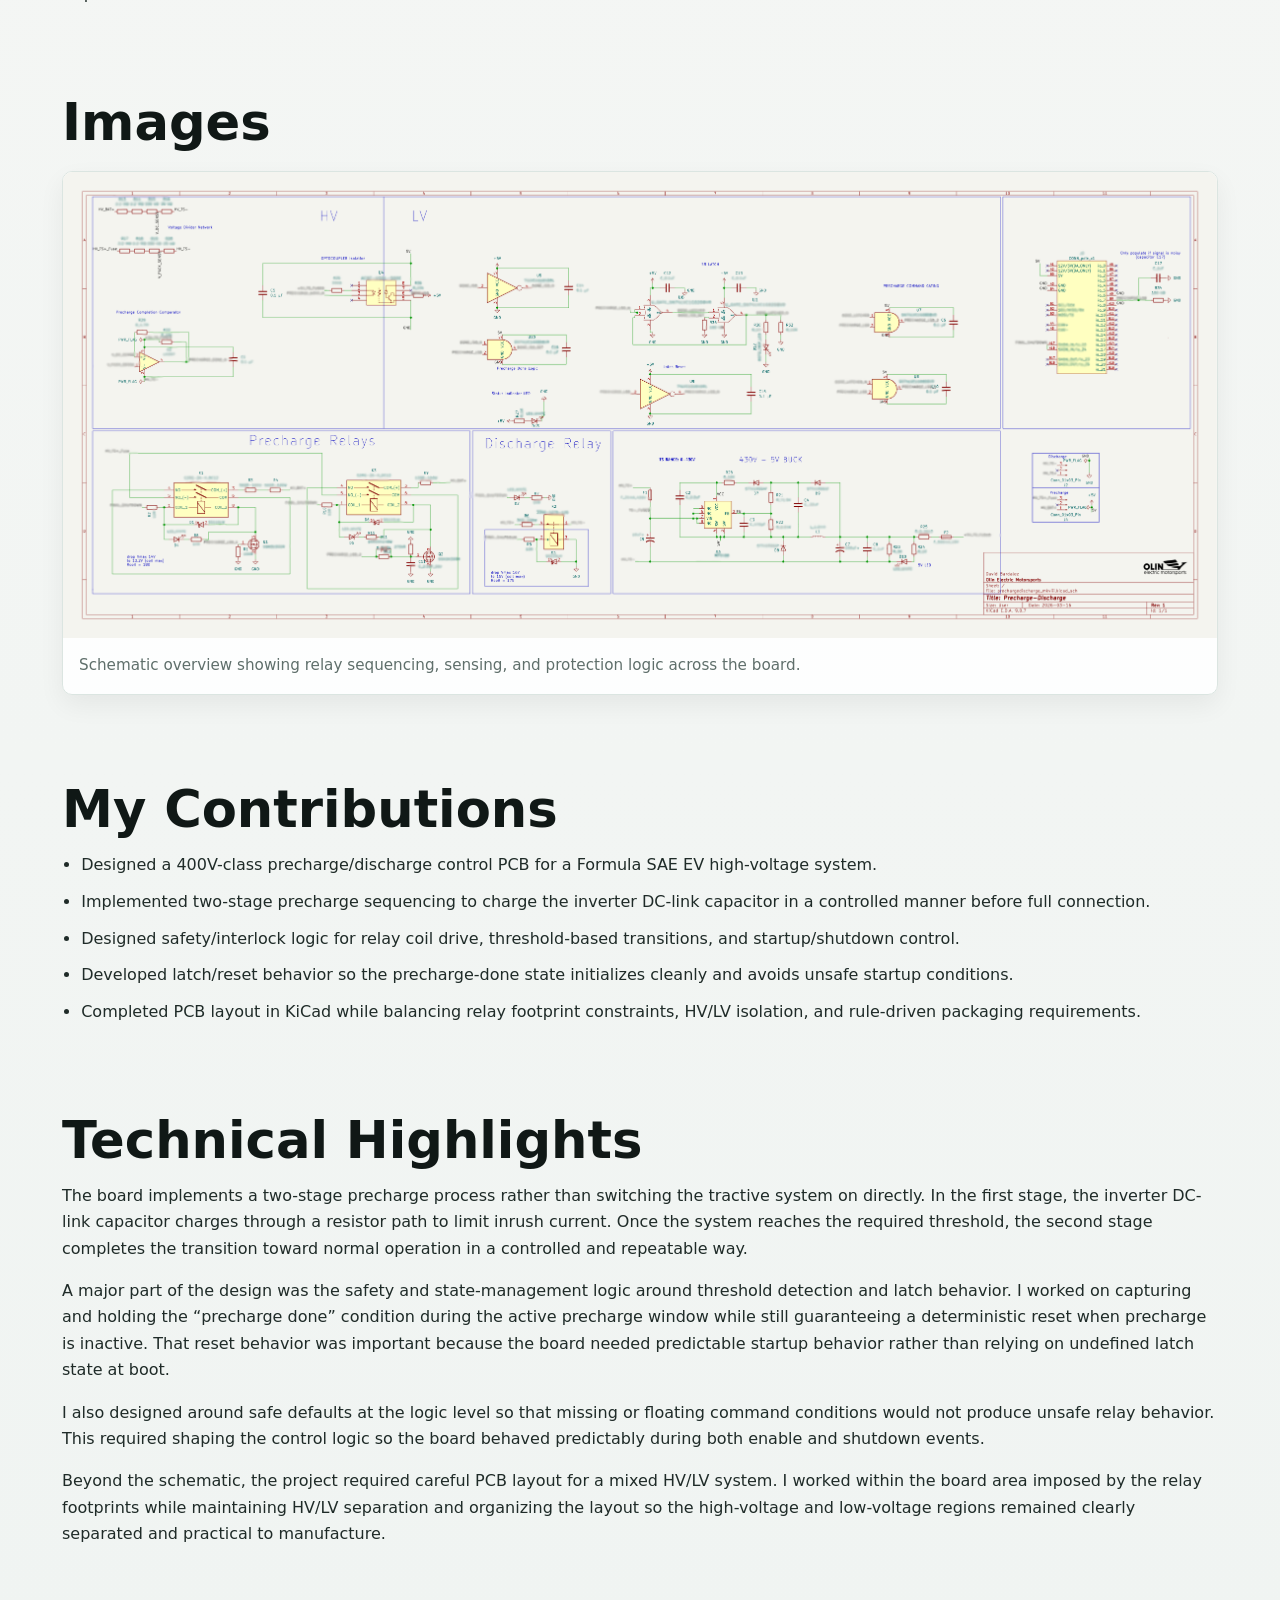
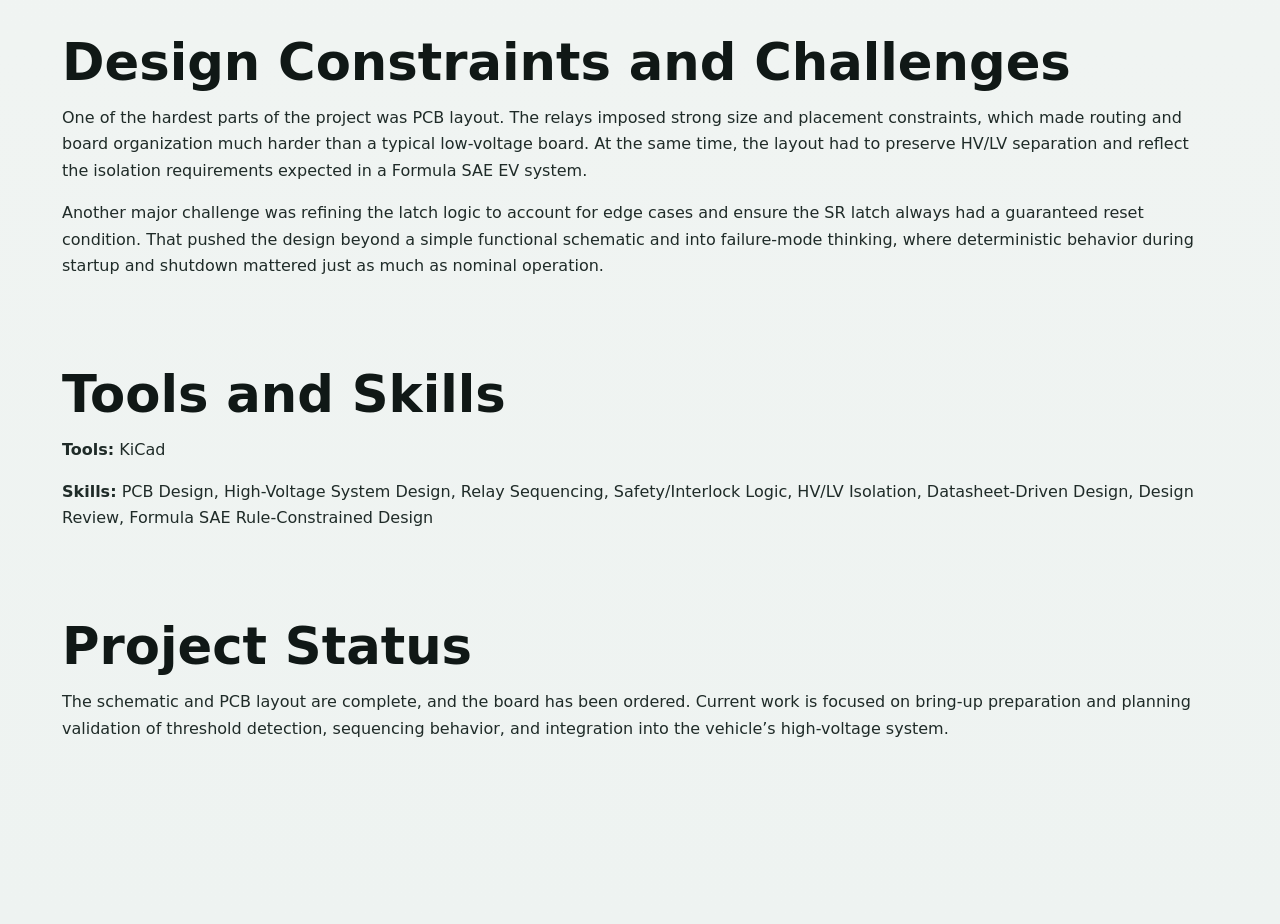
<file: formula.html>
<!DOCTYPE html>
<html lang="en">
<head>
  <meta charset="UTF-8" />
  <meta name="viewport" content="width=device-width, initial-scale=1.0" />
  <title>Formula SAE Precharge/Discharge PCB | David Bardalez</title>
  <link rel="stylesheet" href="style.css" />
</head>
<body>
  <header>
    <nav>
      <a class="brand" href="index.html#home" aria-label="David Bardalez home">
        <span class="brand-mark">DB</span>
        <span>David Bardalez</span>
      </a>
      <ul>
        <li><a href="index.html#home">Home</a></li>
        <li><a href="projects.html">Projects</a></li>
        <li><a href="index.html#resume">Resume</a></li>
        <li><a class="nav-cta" href="mailto:dbardalez@olin.edu">Email Me</a></li>
      </ul>
    </nav>
  </header>

  <main>
    <section id="project-page">
      <h2>Formula SAE Precharge/Discharge PCB</h2>
      <p>
        Designed a 400V-class precharge/discharge control PCB for a Formula SAE EV tractive
        system. The board coordinates staged relay sequencing, high-voltage threshold detection,
        and safety logic so the inverter DC-link capacitor charges in a controlled way before
        full pack connection.
      </p>

      <div class="project-hero-image">
        <img
          src="assets/formula/formula-board-render.png"
          alt="Render of the Formula SAE precharge and discharge PCB"
        />
        <p class="project-image-caption">
          PCB render of the precharge/discharge controller used to manage staged high-voltage startup and shutdown.
        </p>
      </div>

      <div class="button-row">
        <a class="button" href="projects.html">Back to Projects</a>
      </div>
    </section>

    <section>
      <h2>Overview</h2>
      <p>
        As part of Olin Electric Motorsports, I designed a precharge/discharge controller PCB
        for the car’s high-voltage accumulator system. Its role is to connect the tractive
        system to the inverter in a controlled sequence by first charging the DC-link capacitor
        through a precharge path before allowing full pack connection.
      </p>
      <p>
        This was a safety-critical design shaped by system-level constraints, not just circuit
        functionality. The board needed to coordinate relay control, threshold-based transitions,
        and safe default behavior while fitting within the broader Formula SAE EV architecture
        and its HV/LV isolation requirements.
      </p>
    </section>

    <section>
      <h2>Images</h2>
      <div class="project-image-grid">
        <div class="project-image-card">
          <img
            src="assets/formula/formula-schematic-overview.png"
            alt="Overview of the Formula SAE precharge and discharge schematic"
          />
          <p>Schematic overview showing relay sequencing, sensing, and protection logic across the board.</p>
        </div>
      </div>
    </section>

    <section>
      <h2>My Contributions</h2>
      <ul class="simple-list">
        <li>Designed a 400V-class precharge/discharge control PCB for a Formula SAE EV high-voltage system.</li>
        <li>Implemented two-stage precharge sequencing to charge the inverter DC-link capacitor in a controlled manner before full connection.</li>
        <li>Designed safety/interlock logic for relay coil drive, threshold-based transitions, and startup/shutdown control.</li>
        <li>Developed latch/reset behavior so the precharge-done state initializes cleanly and avoids unsafe startup conditions.</li>
        <li>Completed PCB layout in KiCad while balancing relay footprint constraints, HV/LV isolation, and rule-driven packaging requirements.</li>
      </ul>
    </section>

    <section>
      <h2>Technical Highlights</h2>
      <p>
        The board implements a two-stage precharge process rather than switching the tractive
        system on directly. In the first stage, the inverter DC-link capacitor charges through
        a resistor path to limit inrush current. Once the system reaches the required threshold,
        the second stage completes the transition toward normal operation in a controlled and
        repeatable way.
      </p>
      <p>
        A major part of the design was the safety and state-management logic around threshold
        detection and latch behavior. I worked on capturing and holding the “precharge done”
        condition during the active precharge window while still guaranteeing a deterministic
        reset when precharge is inactive. That reset behavior was important because the board
        needed predictable startup behavior rather than relying on undefined latch state at boot.
      </p>
      <p>
        I also designed around safe defaults at the logic level so that missing or floating
        command conditions would not produce unsafe relay behavior. This required shaping the
        control logic so the board behaved predictably during both enable and shutdown events.
      </p>
      <p>
        Beyond the schematic, the project required careful PCB layout for a mixed HV/LV system.
        I worked within the board area imposed by the relay footprints while maintaining
        HV/LV separation and organizing the layout so the high-voltage and low-voltage regions
        remained clearly separated and practical to manufacture.
      </p>
    </section>

    <section>
      <h2>Design Constraints and Challenges</h2>
      <p>
        One of the hardest parts of the project was PCB layout. The relays imposed strong size
        and placement constraints, which made routing and board organization much harder than a
        typical low-voltage board. At the same time, the layout had to preserve HV/LV separation
        and reflect the isolation requirements expected in a Formula SAE EV system.
      </p>
      <p>
        Another major challenge was refining the latch logic to account for edge cases and ensure
        the SR latch always had a guaranteed reset condition. That pushed the design beyond a
        simple functional schematic and into failure-mode thinking, where deterministic behavior
        during startup and shutdown mattered just as much as nominal operation.
      </p>
    </section>

    <section>
      <h2>Tools and Skills</h2>
      <p>
        <strong>Tools:</strong> KiCad
      </p>
      <p>
        <strong>Skills:</strong> PCB Design, High-Voltage System Design, Relay Sequencing,
        Safety/Interlock Logic, HV/LV Isolation, Datasheet-Driven Design, Design Review,
        Formula SAE Rule-Constrained Design
      </p>
    </section>

    <section>
      <h2>Project Status</h2>
      <p>
        The schematic and PCB layout are complete, and the board has been ordered. Current work
        is focused on bring-up preparation and planning validation of threshold detection,
        sequencing behavior, and integration into the vehicle’s high-voltage system.
      </p>
    </section>
  </main>
</body>
</html>
</file>
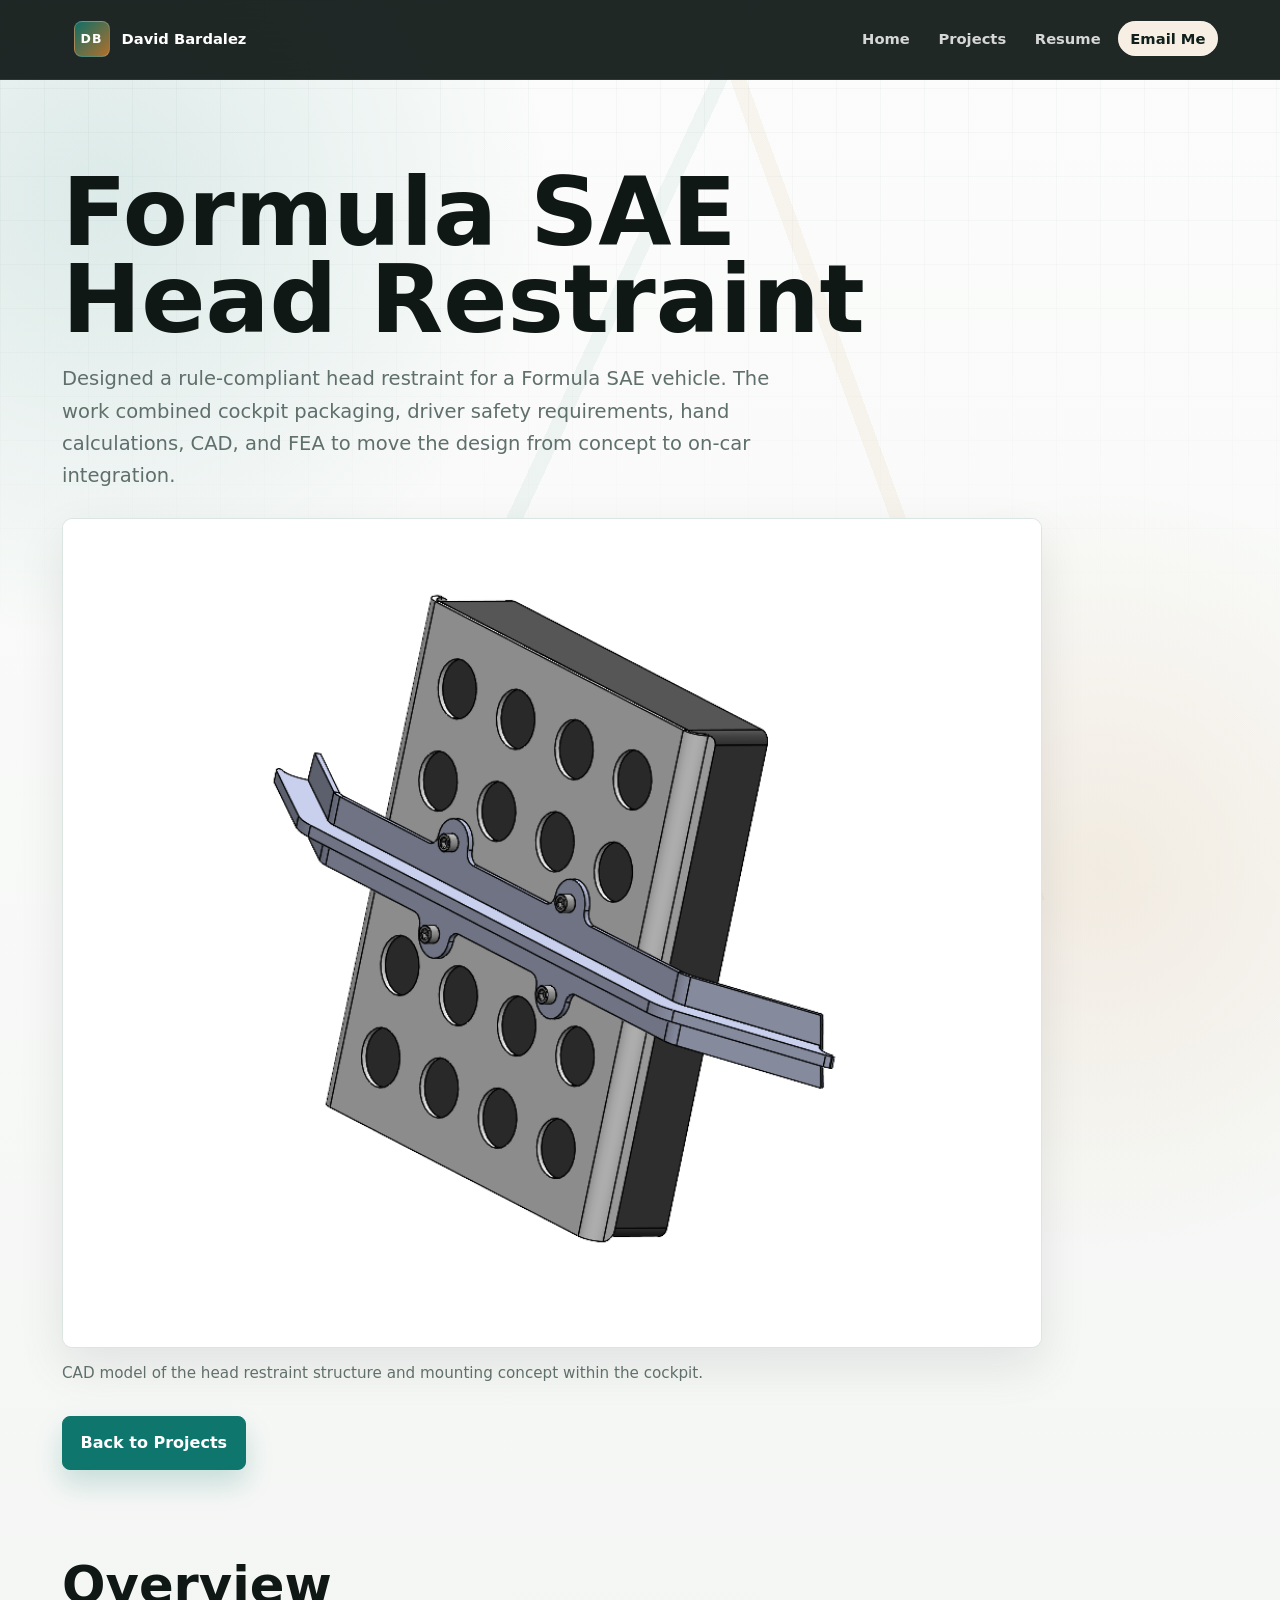
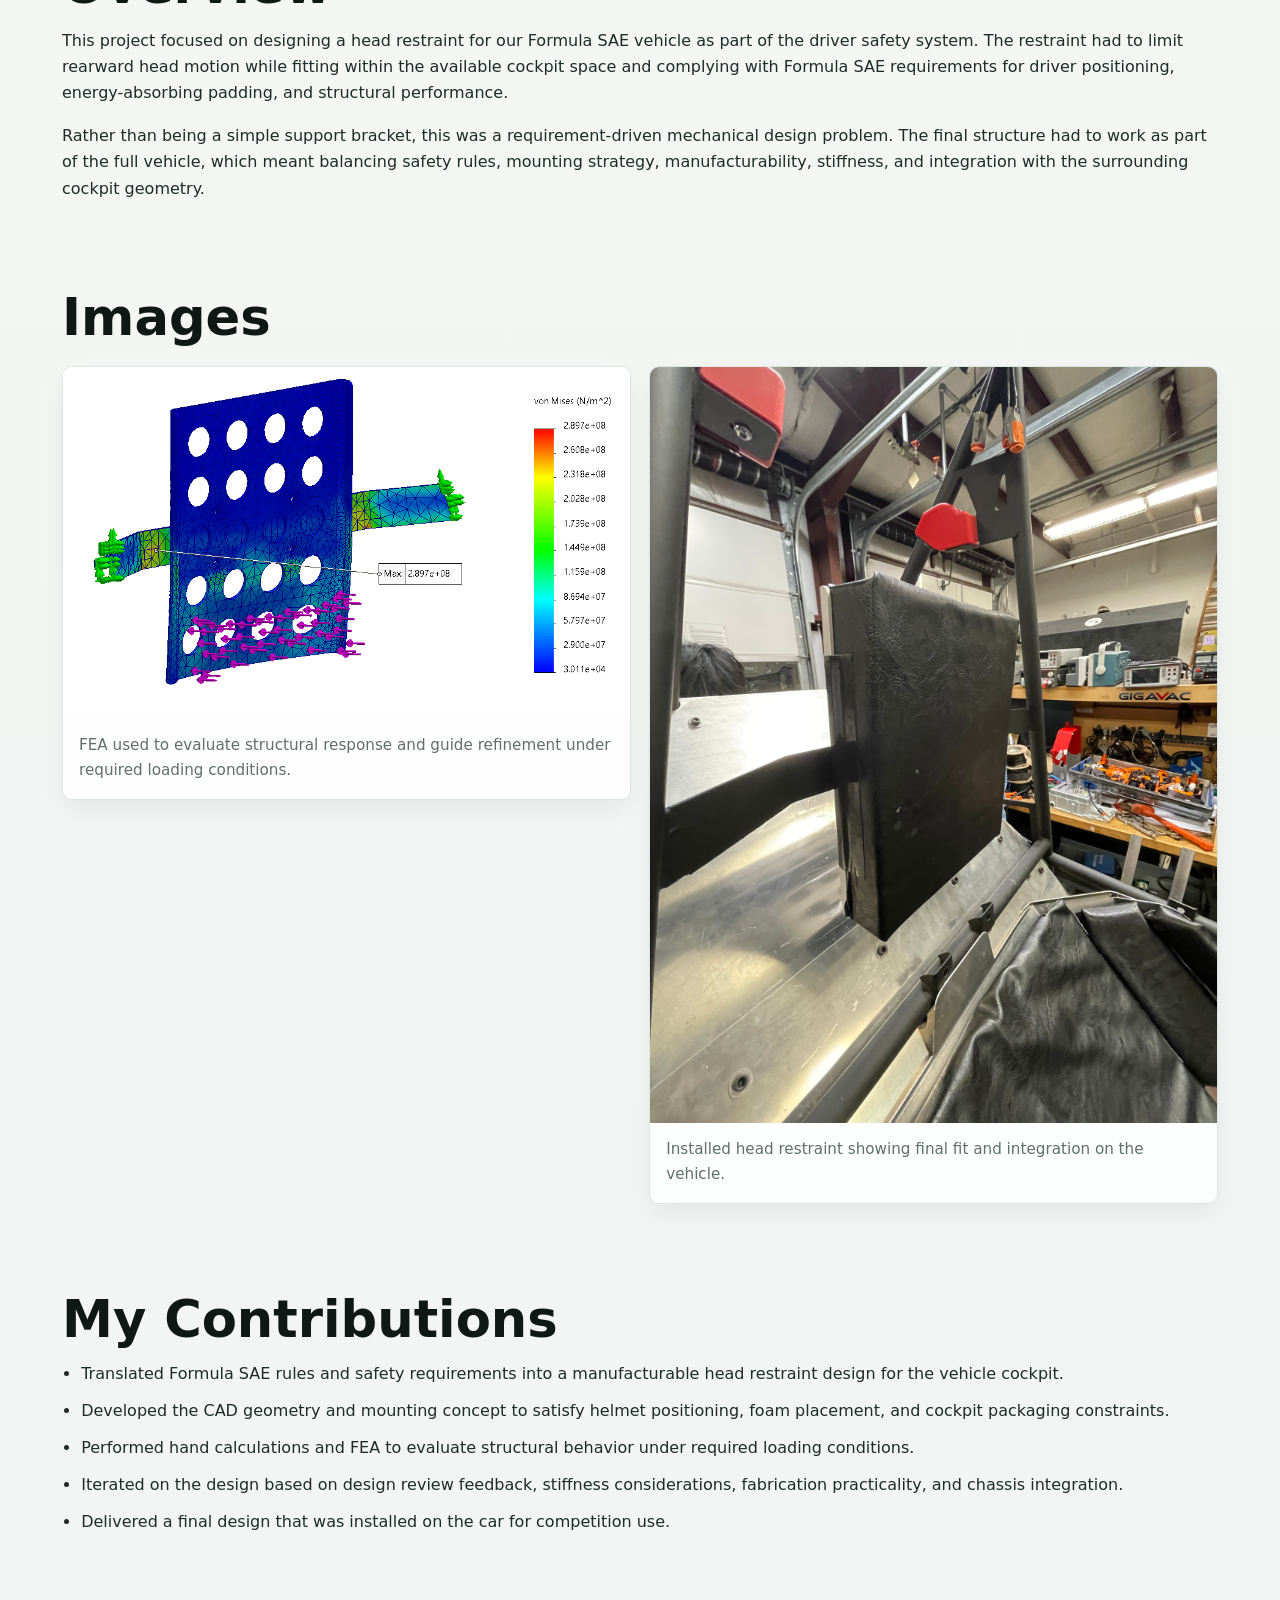
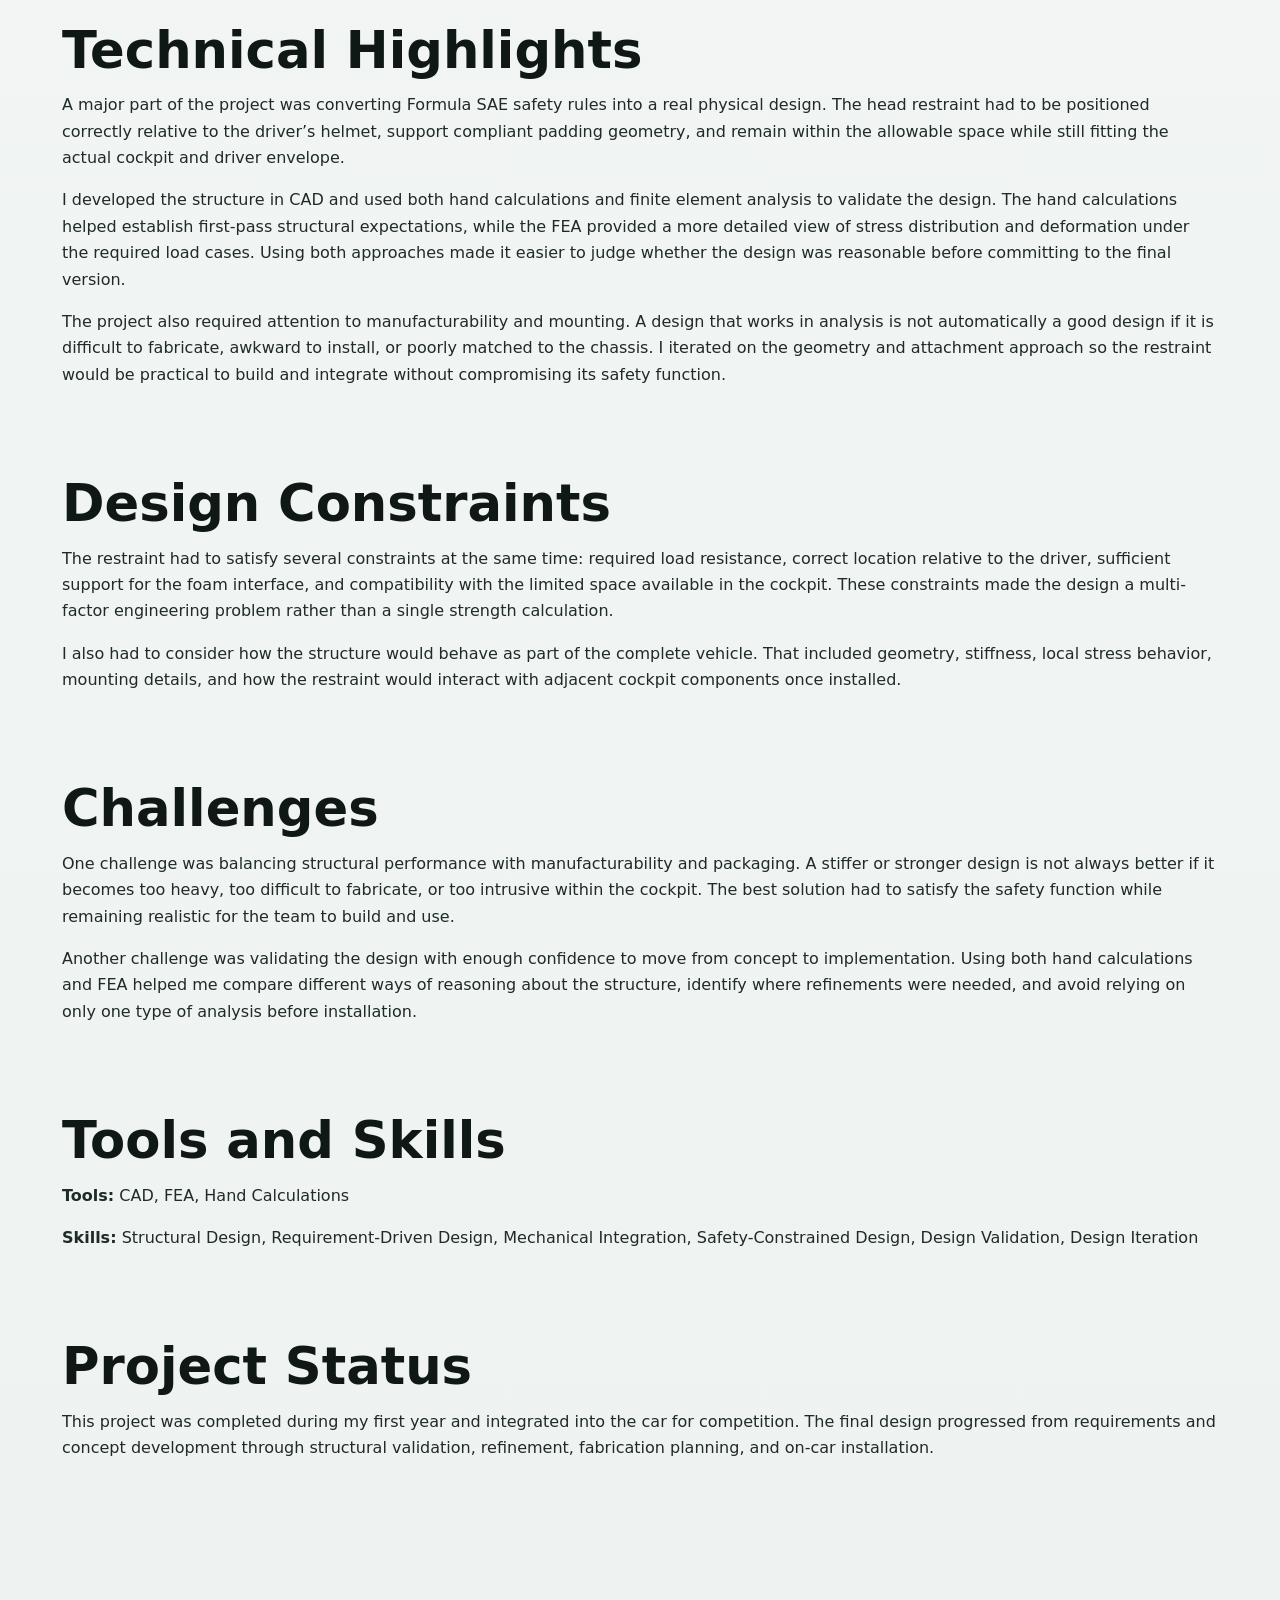
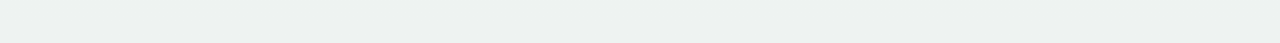
<file: headrestraint.html>
<!DOCTYPE html>
<html lang="en">
<head>
  <meta charset="UTF-8" />
  <meta name="viewport" content="width=device-width, initial-scale=1.0" />
  <title>Formula SAE Head Restraint | David Bardalez</title>
  <link rel="stylesheet" href="style.css" />
</head>
<body>
  <header>
    <nav>
      <a class="brand" href="index.html#home" aria-label="David Bardalez home">
        <span class="brand-mark">DB</span>
        <span>David Bardalez</span>
      </a>
      <ul>
        <li><a href="index.html#home">Home</a></li>
        <li><a href="projects.html">Projects</a></li>
        <li><a href="index.html#resume">Resume</a></li>
        <li><a class="nav-cta" href="mailto:dbardalez@olin.edu">Email Me</a></li>
      </ul>
    </nav>
  </header>

  <main>
    <section id="project-page">
      <h2>Formula SAE Head Restraint</h2>
      <p>
        Designed a rule-compliant head restraint for a Formula SAE vehicle. The work combined
        cockpit packaging, driver safety requirements, hand calculations, CAD, and FEA to move
        the design from concept to on-car integration.
      </p>

      <div class="project-hero-image">
        <img
          src="assets/headrestraint/headrestraint-cad.png"
          alt="CAD model of the Formula SAE head restraint"
        />
        <p class="project-image-caption">
          CAD model of the head restraint structure and mounting concept within the cockpit.
        </p>
      </div>

      <div class="button-row">
        <a class="button" href="projects.html">Back to Projects</a>
      </div>
    </section>

    <section>
      <h2>Overview</h2>
      <p>
        This project focused on designing a head restraint for our Formula SAE vehicle as part of
        the driver safety system. The restraint had to limit rearward head motion while fitting
        within the available cockpit space and complying with Formula SAE requirements for driver
        positioning, energy-absorbing padding, and structural performance.
      </p>
      <p>
        Rather than being a simple support bracket, this was a requirement-driven mechanical
        design problem. The final structure had to work as part of the full vehicle, which meant
        balancing safety rules, mounting strategy, manufacturability, stiffness, and integration
        with the surrounding cockpit geometry.
      </p>
    </section>

    <section>
      <h2>Images</h2>
      <div class="project-image-grid">
        <div class="project-image-card">
          <img
            src="assets/headrestraint/headrestraint-fea.png"
            alt="FEA result for the Formula SAE head restraint"
          />
          <p>FEA used to evaluate structural response and guide refinement under required loading conditions.</p>
        </div>

        <div class="project-image-card">
          <img
            src="assets/headrestraint/headrestraint-installed.jpeg"
            alt="Installed Formula SAE head restraint on the car"
          />
          <p>Installed head restraint showing final fit and integration on the vehicle.</p>
        </div>
      </div>
    </section>

    <section>
      <h2>My Contributions</h2>
      <ul class="simple-list">
        <li>Translated Formula SAE rules and safety requirements into a manufacturable head restraint design for the vehicle cockpit.</li>
        <li>Developed the CAD geometry and mounting concept to satisfy helmet positioning, foam placement, and cockpit packaging constraints.</li>
        <li>Performed hand calculations and FEA to evaluate structural behavior under required loading conditions.</li>
        <li>Iterated on the design based on design review feedback, stiffness considerations, fabrication practicality, and chassis integration.</li>
        <li>Delivered a final design that was installed on the car for competition use.</li>
      </ul>
    </section>

    <section>
      <h2>Technical Highlights</h2>
      <p>
        A major part of the project was converting Formula SAE safety rules into a real physical
        design. The head restraint had to be positioned correctly relative to the driver’s helmet,
        support compliant padding geometry, and remain within the allowable space while still
        fitting the actual cockpit and driver envelope.
      </p>
      <p>
        I developed the structure in CAD and used both hand calculations and finite element
        analysis to validate the design. The hand calculations helped establish first-pass
        structural expectations, while the FEA provided a more detailed view of stress
        distribution and deformation under the required load cases. Using both approaches made it
        easier to judge whether the design was reasonable before committing to the final version.
      </p>
      <p>
        The project also required attention to manufacturability and mounting. A design that
        works in analysis is not automatically a good design if it is difficult to fabricate,
        awkward to install, or poorly matched to the chassis. I iterated on the geometry and
        attachment approach so the restraint would be practical to build and integrate without
        compromising its safety function.
      </p>
    </section>

    <section>
      <h2>Design Constraints</h2>
      <p>
        The restraint had to satisfy several constraints at the same time: required load
        resistance, correct location relative to the driver, sufficient support for the foam
        interface, and compatibility with the limited space available in the cockpit. These
        constraints made the design a multi-factor engineering problem rather than a single
        strength calculation.
      </p>
      <p>
        I also had to consider how the structure would behave as part of the complete vehicle.
        That included geometry, stiffness, local stress behavior, mounting details, and how the
        restraint would interact with adjacent cockpit components once installed.
      </p>
    </section>

    <section>
      <h2>Challenges</h2>
      <p>
        One challenge was balancing structural performance with manufacturability and packaging.
        A stiffer or stronger design is not always better if it becomes too heavy, too difficult
        to fabricate, or too intrusive within the cockpit. The best solution had to satisfy the
        safety function while remaining realistic for the team to build and use.
      </p>
      <p>
        Another challenge was validating the design with enough confidence to move from concept
        to implementation. Using both hand calculations and FEA helped me compare different ways
        of reasoning about the structure, identify where refinements were needed, and avoid
        relying on only one type of analysis before installation.
      </p>
    </section>

    <section>
      <h2>Tools and Skills</h2>
      <p>
        <strong>Tools:</strong> CAD, FEA, Hand Calculations
      </p>
      <p>
        <strong>Skills:</strong> Structural Design, Requirement-Driven Design, Mechanical
        Integration, Safety-Constrained Design, Design Validation, Design Iteration
      </p>
    </section>

    <section>
      <h2>Project Status</h2>
      <p>
        This project was completed during my first year and integrated into the car for
        competition. The final design progressed from requirements and concept development
        through structural validation, refinement, fabrication planning, and on-car installation.
      </p>
    </section>
  </main>
</body>
</html>
</file>
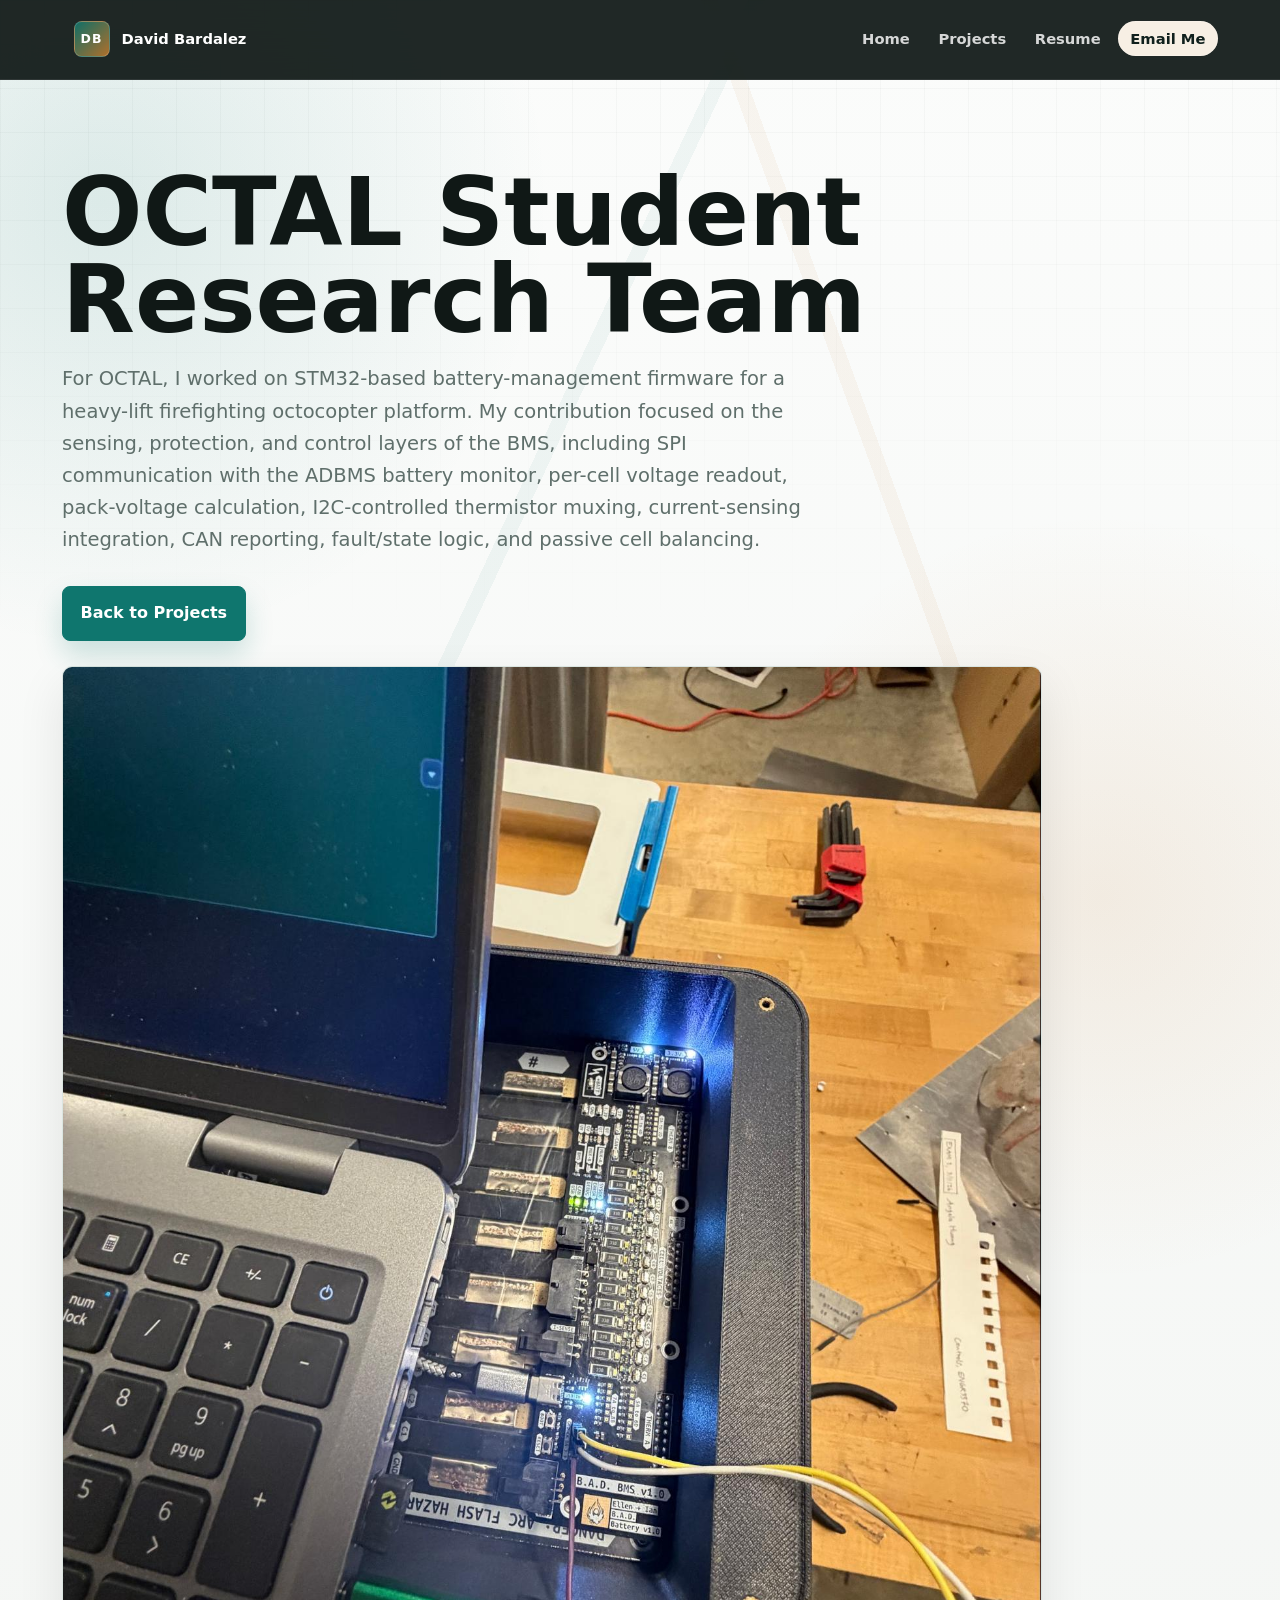
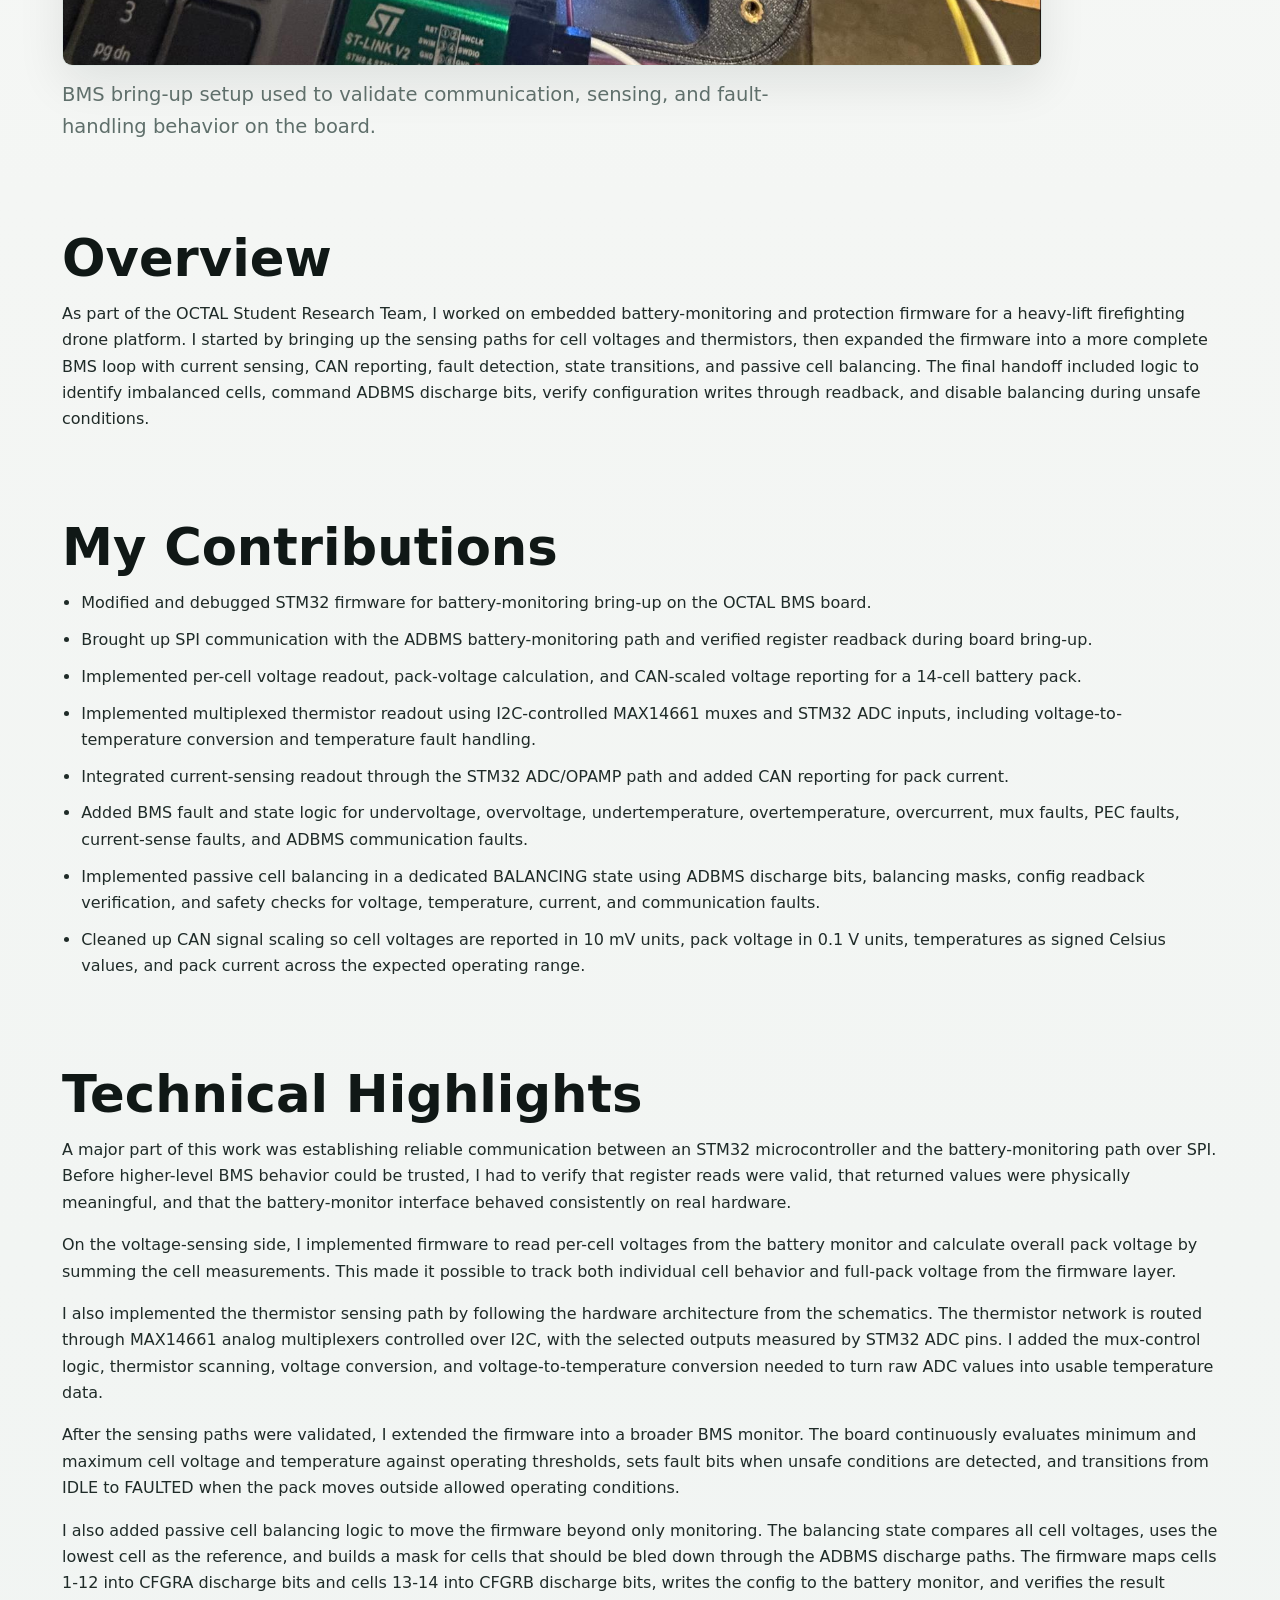
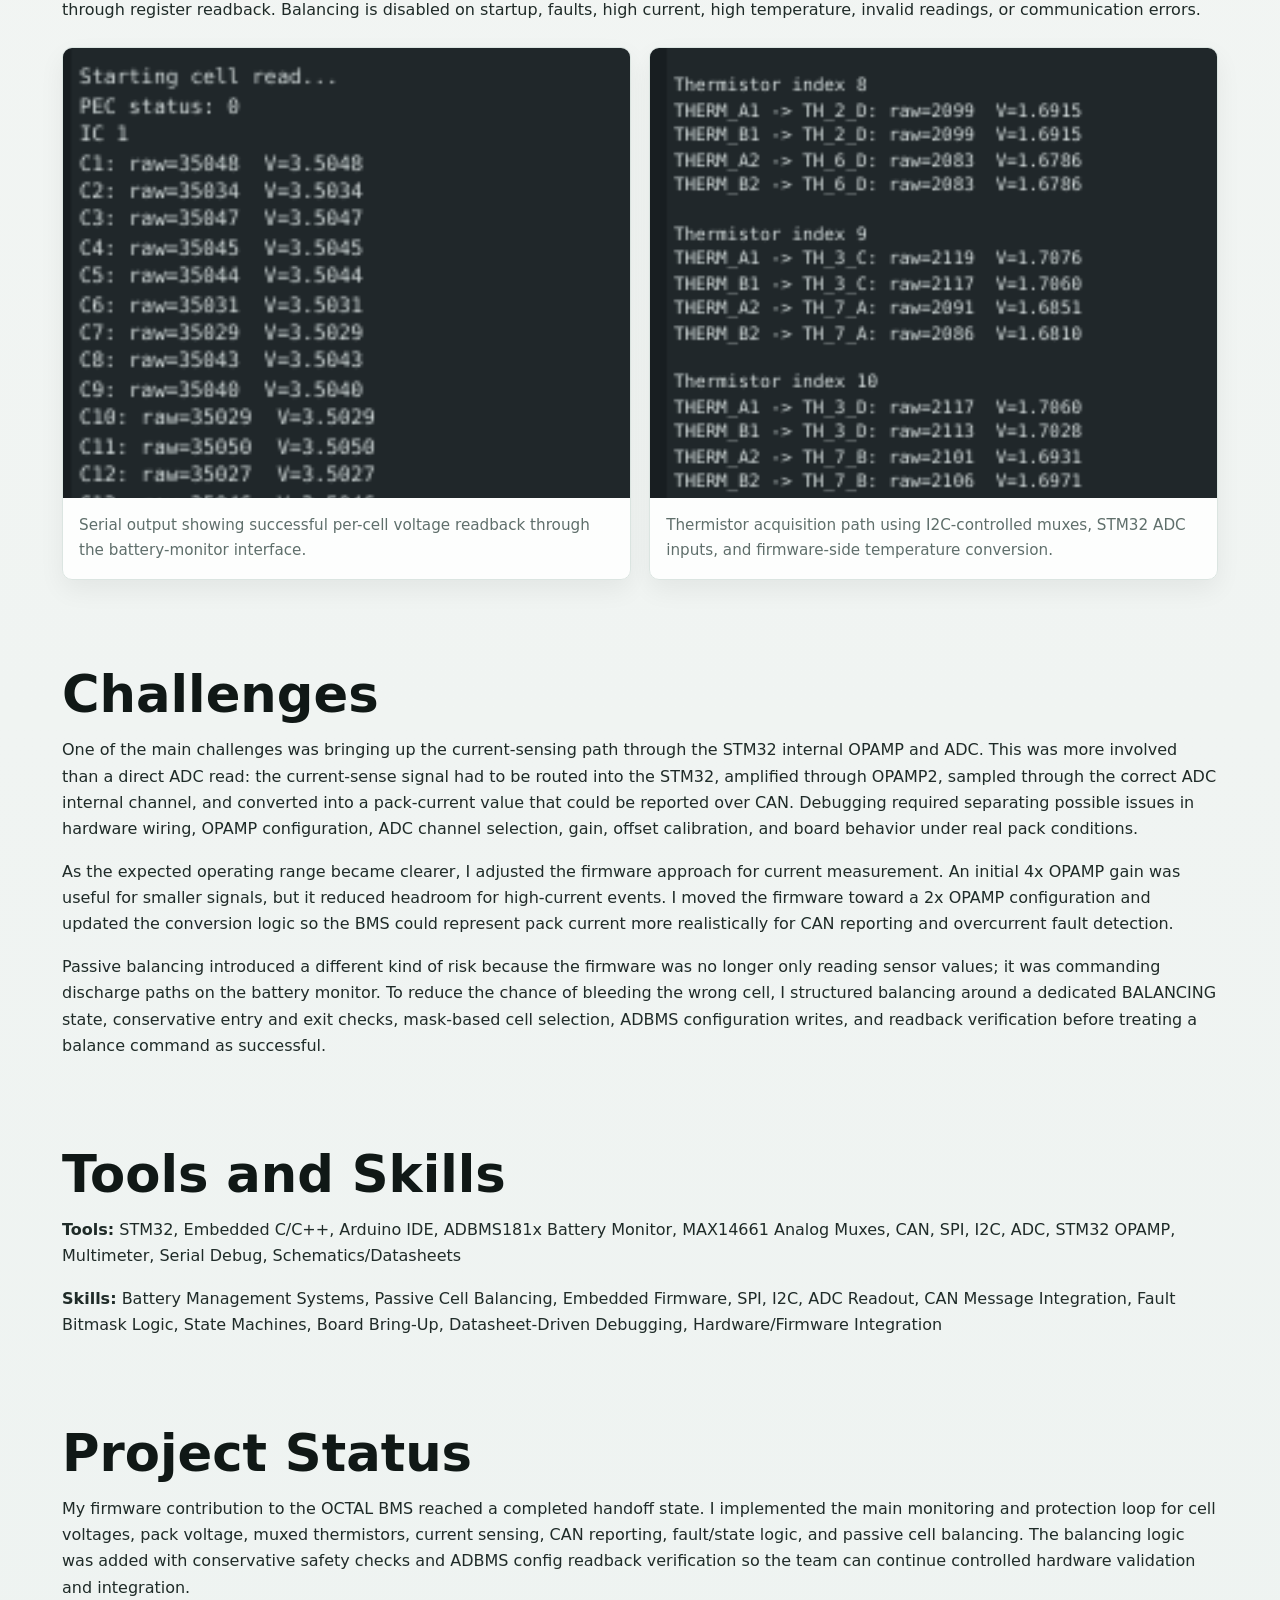
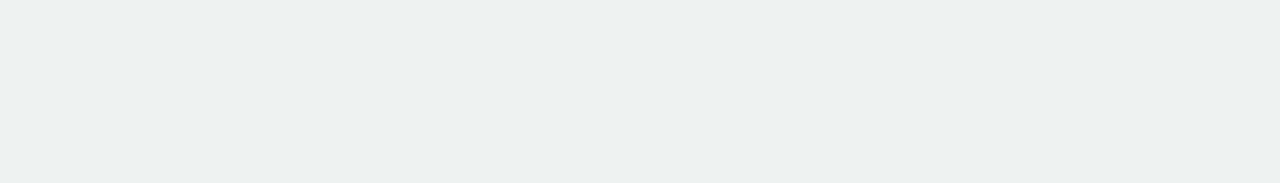
<file: octal.html>
<!DOCTYPE html>
<html lang="en">
<head>
  <meta charset="UTF-8" />
  <meta name="viewport" content="width=device-width, initial-scale=1.0" />
  <title>OCTAL Student Research Team | David Bardalez</title>
  <link rel="stylesheet" href="style.css" />
</head>
<body>
  <header>
    <nav>
      <a class="brand" href="index.html#home" aria-label="David Bardalez home">
        <span class="brand-mark">DB</span>
        <span>David Bardalez</span>
      </a>
      <ul>
        <li><a href="index.html#home">Home</a></li>
        <li><a href="projects.html">Projects</a></li>
        <li><a href="index.html#resume">Resume</a></li>
        <li><a class="nav-cta" href="mailto:dbardalez@olin.edu">Email Me</a></li>
      </ul>
    </nav>
  </header>

  <main>
    <section id="project-page">
      <h2>OCTAL Student Research Team</h2>
      <p>
        For OCTAL, I worked on STM32-based battery-management firmware for a heavy-lift
        firefighting octocopter platform. My contribution focused on the sensing, protection,
        and control layers of the BMS, including SPI communication with the ADBMS battery monitor,
        per-cell voltage readout, pack-voltage calculation, I2C-controlled thermistor muxing,
        current-sensing integration, CAN reporting, fault/state logic, and passive cell balancing.
      </p>

      <div class="button-row">
        <a class="button" href="projects.html">Back to Projects</a>
      </div>

      <div class="project-hero-image">
        <img
          src="assets/octal/bms_setup.jpg"
          alt="OCTAL BMS board bring-up setup with STM32 board, ST-LINK, wiring, and laptop connection"
          style="height: 1000px; object-fit: cover; object-position: center 35%;"
        />
      </div>
      <p class="project-image-caption">
        BMS bring-up setup used to validate communication, sensing, and fault-handling behavior on the board.
      </p>
    </section>

    <section>
      <h2>Overview</h2>
      <p>
        As part of the OCTAL Student Research Team, I worked on embedded battery-monitoring and
        protection firmware for a heavy-lift firefighting drone platform. I started by bringing
        up the sensing paths for cell voltages and thermistors, then expanded the firmware into
        a more complete BMS loop with current sensing, CAN reporting, fault detection, state
        transitions, and passive cell balancing. The final handoff included logic to identify
        imbalanced cells, command ADBMS discharge bits, verify configuration writes through
        readback, and disable balancing during unsafe conditions.
      </p>
    </section>

    <section>
      <h2>My Contributions</h2>
      <ul class="simple-list">
        <li>Modified and debugged STM32 firmware for battery-monitoring bring-up on the OCTAL BMS board.</li>
        <li>Brought up SPI communication with the ADBMS battery-monitoring path and verified register readback during board bring-up.</li>
        <li>Implemented per-cell voltage readout, pack-voltage calculation, and CAN-scaled voltage reporting for a 14-cell battery pack.</li>
        <li>Implemented multiplexed thermistor readout using I2C-controlled MAX14661 muxes and STM32 ADC inputs, including voltage-to-temperature conversion and temperature fault handling.</li>
        <li>Integrated current-sensing readout through the STM32 ADC/OPAMP path and added CAN reporting for pack current.</li>
        <li>Added BMS fault and state logic for undervoltage, overvoltage, undertemperature, overtemperature, overcurrent, mux faults, PEC faults, current-sense faults, and ADBMS communication faults.</li>
        <li>Implemented passive cell balancing in a dedicated BALANCING state using ADBMS discharge bits, balancing masks, config readback verification, and safety checks for voltage, temperature, current, and communication faults.</li>
        <li>Cleaned up CAN signal scaling so cell voltages are reported in 10 mV units, pack voltage in 0.1 V units, temperatures as signed Celsius values, and pack current across the expected operating range.</li>
      </ul>
    </section>

    <section>
      <h2>Technical Highlights</h2>
      <p>
        A major part of this work was establishing reliable communication between an STM32
        microcontroller and the battery-monitoring path over SPI. Before higher-level BMS behavior
        could be trusted, I had to verify that register reads were valid, that returned values were
        physically meaningful, and that the battery-monitor interface behaved consistently on real hardware.
      </p>
      <p>
        On the voltage-sensing side, I implemented firmware to read per-cell voltages from the battery
        monitor and calculate overall pack voltage by summing the cell measurements. This made it
        possible to track both individual cell behavior and full-pack voltage from the firmware layer.
      </p>
      <p>
        I also implemented the thermistor sensing path by following the hardware architecture from the
        schematics. The thermistor network is routed through MAX14661 analog multiplexers controlled
        over I2C, with the selected outputs measured by STM32 ADC pins. I added the mux-control logic,
        thermistor scanning, voltage conversion, and voltage-to-temperature conversion needed to turn
        raw ADC values into usable temperature data.
      </p>
      <p>
        After the sensing paths were validated, I extended the firmware into a broader BMS monitor.
        The board continuously evaluates minimum and maximum cell voltage and temperature against
        operating thresholds, sets fault bits when unsafe conditions are detected, and transitions
        from IDLE to FAULTED when the pack moves outside allowed operating conditions.
      </p>
      <p>
        I also added passive cell balancing logic to move the firmware beyond only monitoring.
        The balancing state compares all cell voltages, uses the lowest cell as the reference,
        and builds a mask for cells that should be bled down through the ADBMS discharge paths.
        The firmware maps cells 1-12 into CFGRA discharge bits and cells 13-14 into CFGRB
        discharge bits, writes the config to the battery monitor, and verifies the result
        through register readback. Balancing is disabled on startup, faults, high current,
        high temperature, invalid readings, or communication errors.
      </p>

      <div class="project-image-grid">
        <div class="project-image-card">
          <img
            src="assets/octal/cell_voltage_readings.png"
            alt="Serial output showing successful cell voltage readings from the OCTAL BMS board"
            style="height: 450px; object-fit: cover; object-position: top;"
          />
          <p>
            Serial output showing successful per-cell voltage readback through the battery-monitor interface.
          </p>
        </div>

        <div class="project-image-card">
          <img
            src="assets/octal/thermistor_readings.png"
            alt="Serial output showing successful thermistor readings from multiplexed STM32 ADC acquisition"
            style="height: 450px; object-fit: cover; object-position: top;"
          />
          <p>
            Thermistor acquisition path using I2C-controlled muxes, STM32 ADC inputs, and firmware-side temperature conversion.
          </p>
        </div>
      </div>
    </section>

    <section>
      <h2>Challenges</h2>
      <p>
        One of the main challenges was bringing up the current-sensing path through the
        STM32 internal OPAMP and ADC. This was more involved than a direct ADC read: the
        current-sense signal had to be routed into the STM32, amplified through OPAMP2,
        sampled through the correct ADC internal channel, and converted into a pack-current
        value that could be reported over CAN. Debugging required separating possible issues
        in hardware wiring, OPAMP configuration, ADC channel selection, gain, offset
        calibration, and board behavior under real pack conditions.
      </p>
      <p>
        As the expected operating range became clearer, I adjusted the firmware approach for
        current measurement. An initial 4x OPAMP gain was useful for smaller signals, but it
        reduced headroom for high-current events. I moved the firmware toward a 2x OPAMP
        configuration and updated the conversion logic so the BMS could represent pack current
        more realistically for CAN reporting and overcurrent fault detection.
      </p>
      <p>
        Passive balancing introduced a different kind of risk because the firmware was no
        longer only reading sensor values; it was commanding discharge paths on the battery
        monitor. To reduce the chance of bleeding the wrong cell, I structured balancing
        around a dedicated BALANCING state, conservative entry and exit checks, mask-based
        cell selection, ADBMS configuration writes, and readback verification before treating
        a balance command as successful.
      </p>
    </section>

    <section>
      <h2>Tools and Skills</h2>
      <p>
        <strong>Tools:</strong> STM32, Embedded C/C++, Arduino IDE, ADBMS181x Battery Monitor,
        MAX14661 Analog Muxes, CAN, SPI, I2C, ADC, STM32 OPAMP, Multimeter, Serial Debug,
        Schematics/Datasheets
      </p>
      <p>
        <strong>Skills:</strong> Battery Management Systems, Passive Cell Balancing, Embedded
        Firmware, SPI, I2C, ADC Readout, CAN Message Integration, Fault Bitmask Logic, State
        Machines, Board Bring-Up, Datasheet-Driven Debugging, Hardware/Firmware Integration
      </p>
    </section>

    <section>
      <h2>Project Status</h2>
      <p>
        My firmware contribution to the OCTAL BMS reached a completed handoff state. I
        implemented the main monitoring and protection loop for cell voltages, pack voltage,
        muxed thermistors, current sensing, CAN reporting, fault/state logic, and passive cell
        balancing. The balancing logic was added with conservative safety checks and ADBMS config
        readback verification so the team can continue controlled hardware validation and integration.
      </p>
    </section>
  </main>
</body>
</html>
</file>
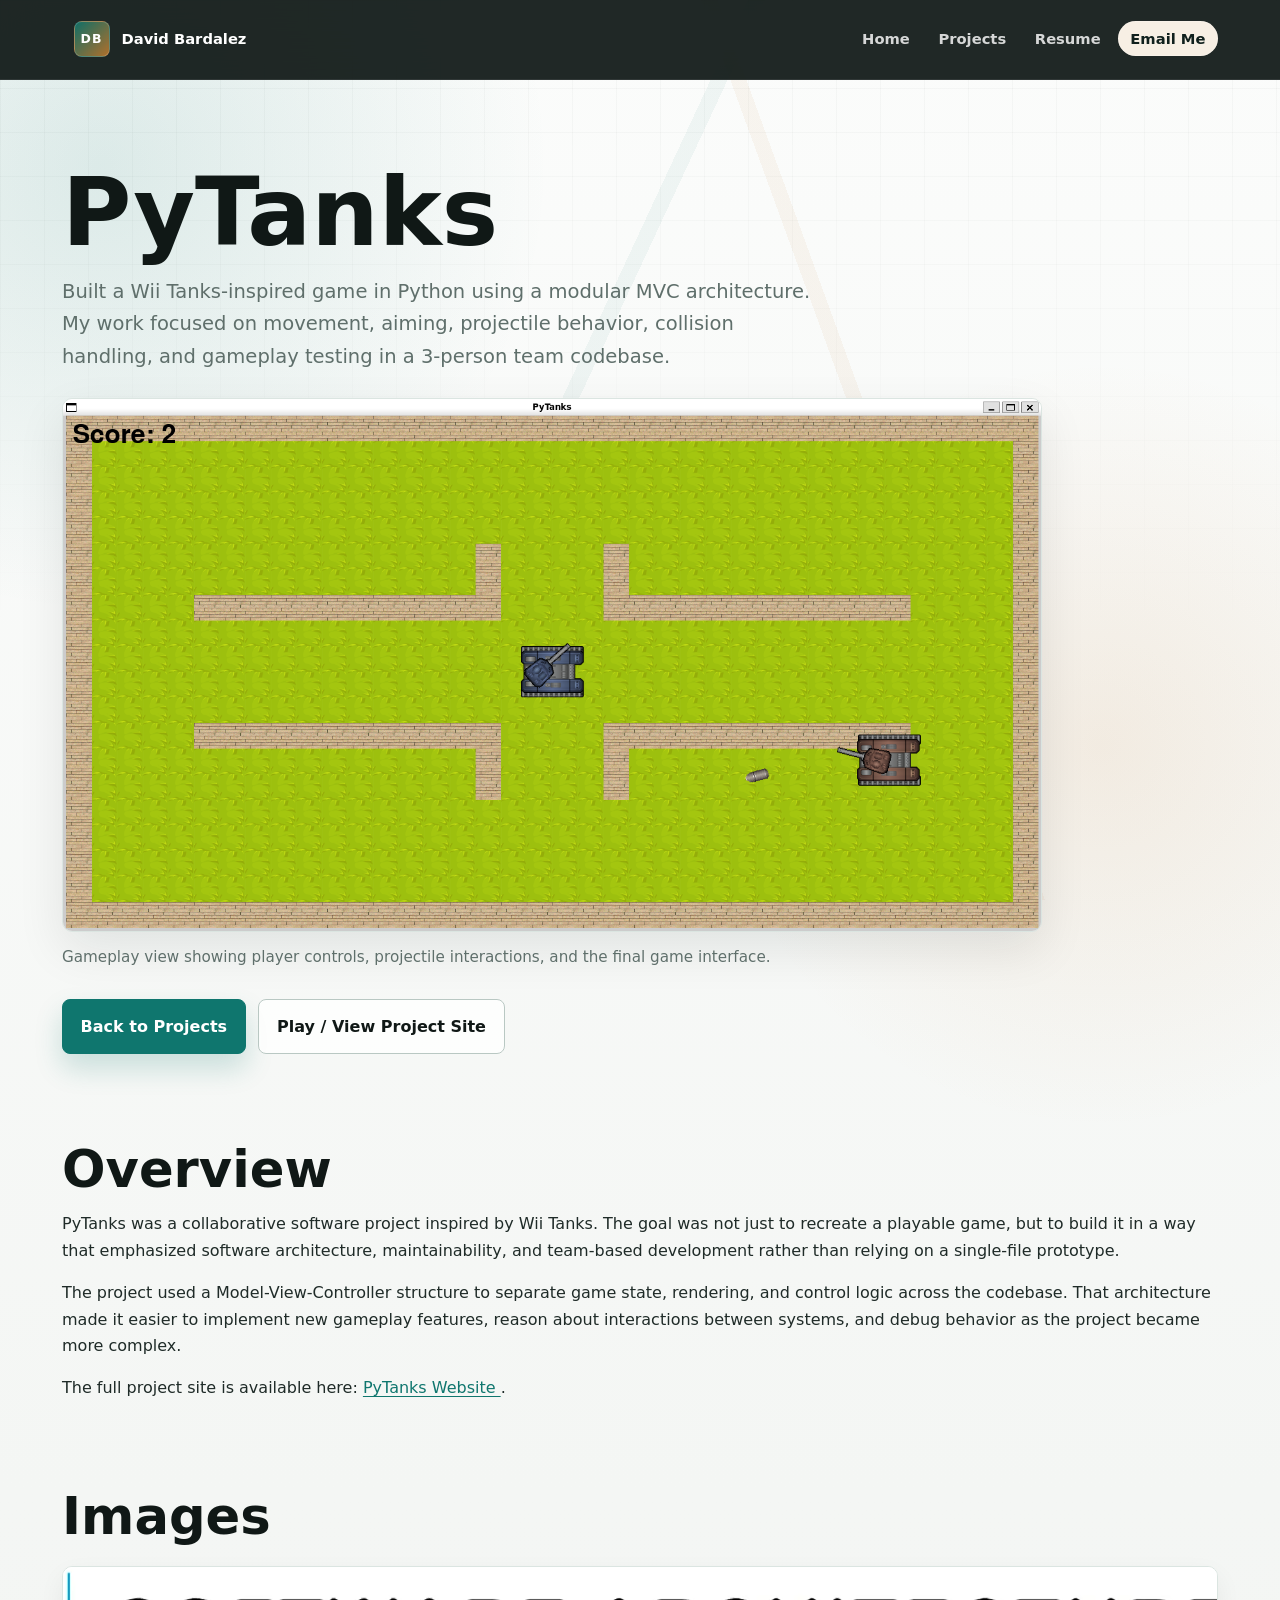
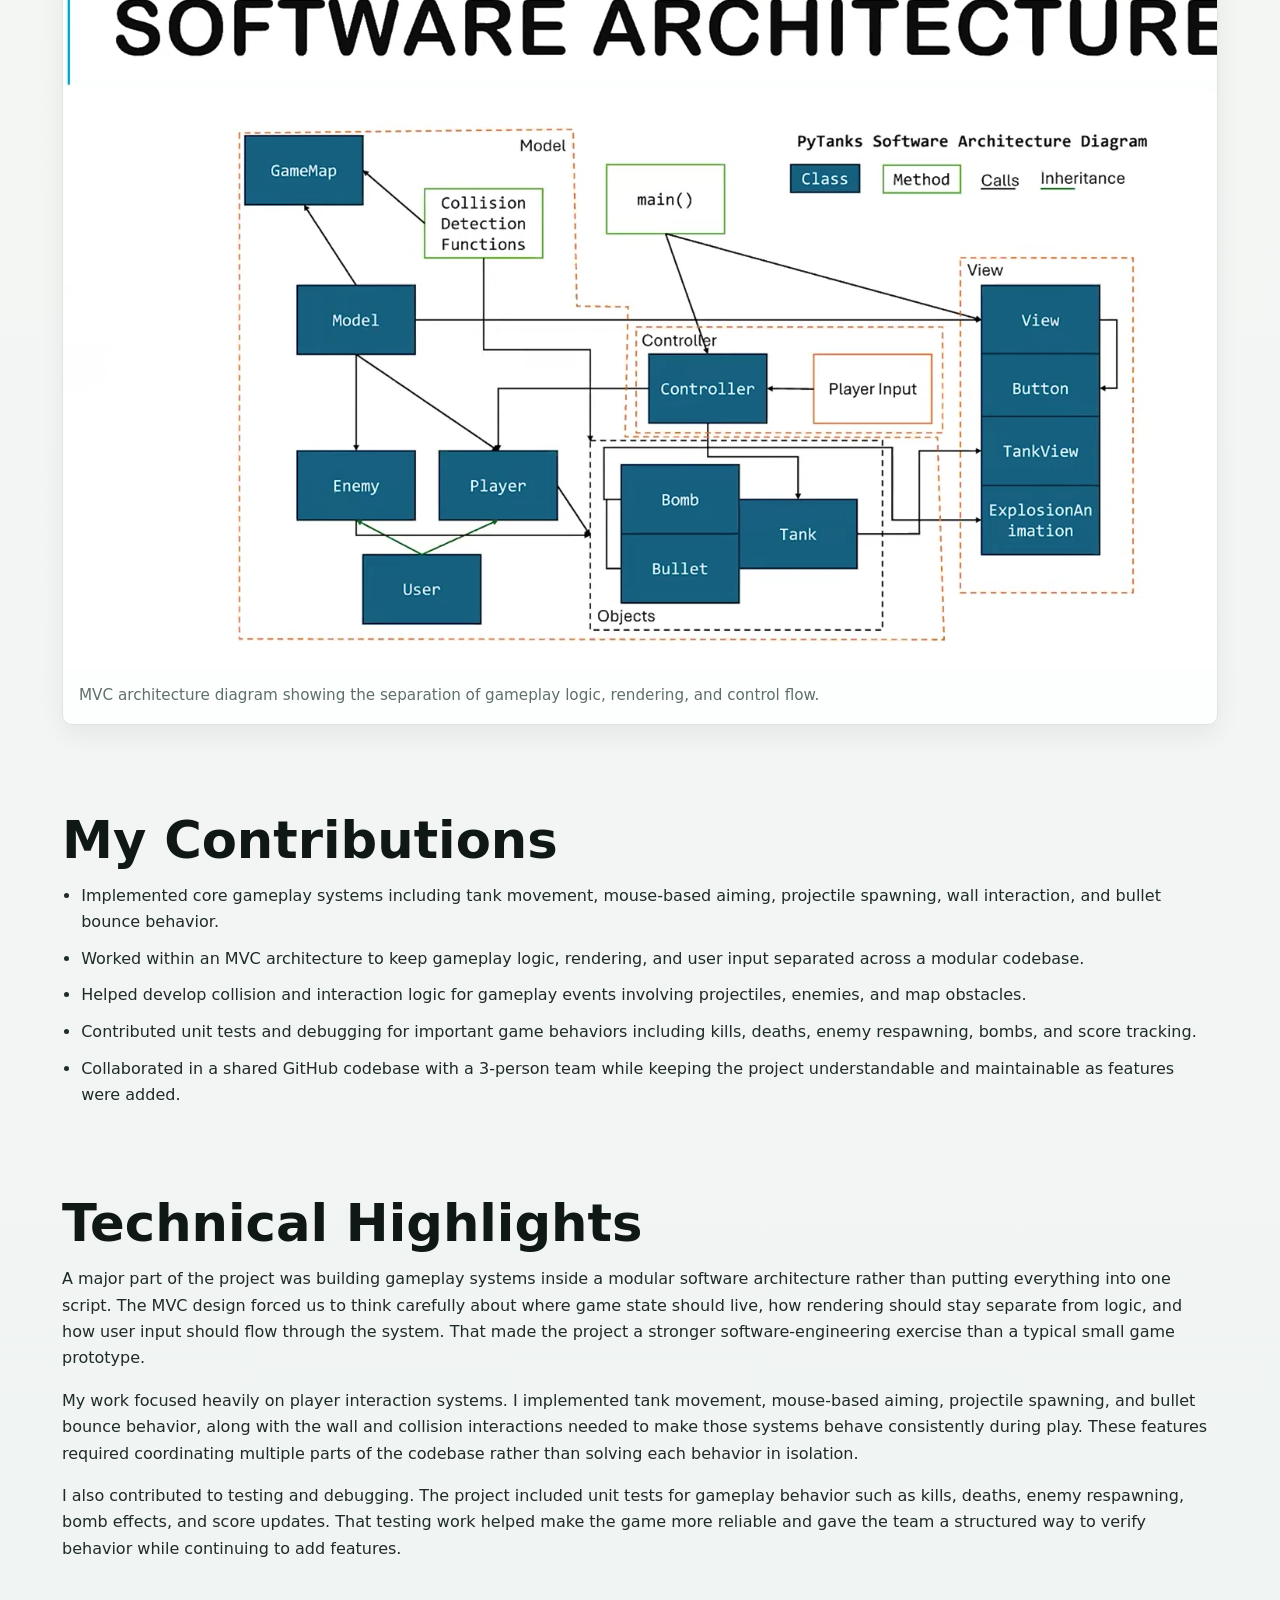
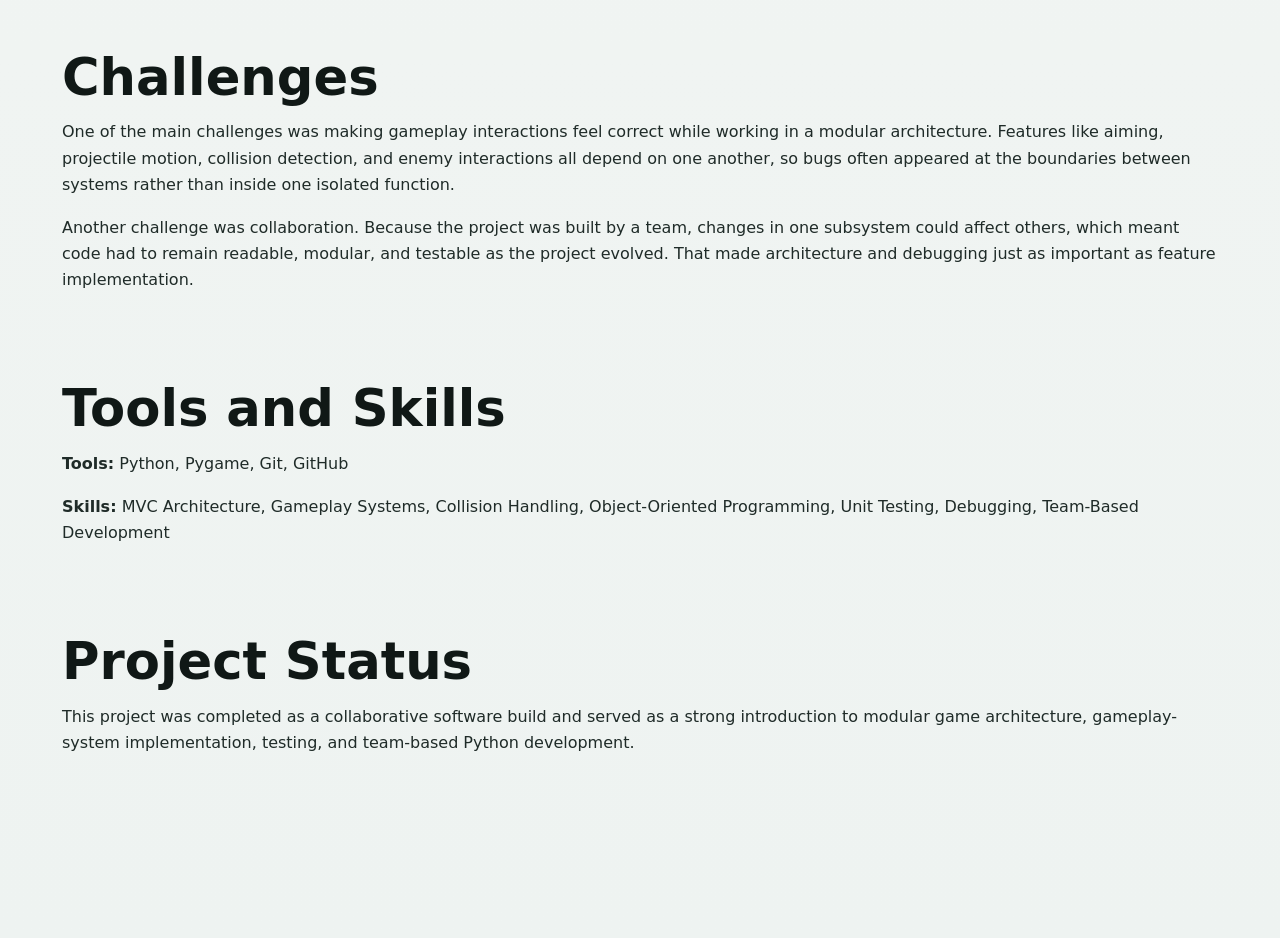
<file: pytanks.html>
<!DOCTYPE html>
<html lang="en">
<head>
  <meta charset="UTF-8" />
  <meta name="viewport" content="width=device-width, initial-scale=1.0" />
  <title>PyTanks | David Bardalez</title>
  <link rel="stylesheet" href="style.css" />
</head>
<body>
  <header>
    <nav>
      <a class="brand" href="index.html#home" aria-label="David Bardalez home">
        <span class="brand-mark">DB</span>
        <span>David Bardalez</span>
      </a>
      <ul>
        <li><a href="index.html#home">Home</a></li>
        <li><a href="projects.html">Projects</a></li>
        <li><a href="index.html#resume">Resume</a></li>
        <li><a class="nav-cta" href="mailto:dbardalez@olin.edu">Email Me</a></li>
      </ul>
    </nav>
  </header>

  <main>
    <section id="project-page">
      <h2>PyTanks</h2>
      <p>
        Built a Wii Tanks-inspired game in Python using a modular MVC architecture. My work
        focused on movement, aiming, projectile behavior, collision handling, and gameplay
        testing in a 3-person team codebase.
      </p>

      <div class="project-hero-image">
        <img
          src="assets/pytanks/pytanks-gameplay.png"
          alt="PyTanks gameplay screenshot"
        />
        <p class="project-image-caption">
          Gameplay view showing player controls, projectile interactions, and the final game interface.
        </p>
      </div>

      <div class="button-row">
        <a class="button" href="projects.html">Back to Projects</a>
        <a
          class="button secondary"
          href="https://olincollege.github.io/pytanks/"
          target="_blank"
          rel="noopener noreferrer"
        >
          Play / View Project Site
        </a>
      </div>
    </section>

    <section>
      <h2>Overview</h2>
      <p>
        PyTanks was a collaborative software project inspired by Wii Tanks. The goal was not
        just to recreate a playable game, but to build it in a way that emphasized software
        architecture, maintainability, and team-based development rather than relying on a
        single-file prototype.
      </p>
      <p>
        The project used a Model-View-Controller structure to separate game state, rendering,
        and control logic across the codebase. That architecture made it easier to implement
        new gameplay features, reason about interactions between systems, and debug behavior
        as the project became more complex.
      </p>
      <p>
        The full project site is available here:
        <a
          href="https://olincollege.github.io/pytanks/"
          target="_blank"
          rel="noopener noreferrer"
        >
          PyTanks Website
        </a>.
      </p>
    </section>

    <section>
      <h2>Images</h2>
      <div class="project-image-grid">
        <div class="project-image-card">
          <img
            src="assets/pytanks/pytanks-architecture.png"
            alt="PyTanks MVC architecture diagram"
          />
          <p>MVC architecture diagram showing the separation of gameplay logic, rendering, and control flow.</p>
        </div>
      </div>
    </section>

    <section>
      <h2>My Contributions</h2>
      <ul class="simple-list">
        <li>Implemented core gameplay systems including tank movement, mouse-based aiming, projectile spawning, wall interaction, and bullet bounce behavior.</li>
        <li>Worked within an MVC architecture to keep gameplay logic, rendering, and user input separated across a modular codebase.</li>
        <li>Helped develop collision and interaction logic for gameplay events involving projectiles, enemies, and map obstacles.</li>
        <li>Contributed unit tests and debugging for important game behaviors including kills, deaths, enemy respawning, bombs, and score tracking.</li>
        <li>Collaborated in a shared GitHub codebase with a 3-person team while keeping the project understandable and maintainable as features were added.</li>
      </ul>
    </section>

    <section>
      <h2>Technical Highlights</h2>
      <p>
        A major part of the project was building gameplay systems inside a modular software
        architecture rather than putting everything into one script. The MVC design forced us to
        think carefully about where game state should live, how rendering should stay separate
        from logic, and how user input should flow through the system. That made the project a
        stronger software-engineering exercise than a typical small game prototype.
      </p>
      <p>
        My work focused heavily on player interaction systems. I implemented tank movement,
        mouse-based aiming, projectile spawning, and bullet bounce behavior, along with the wall
        and collision interactions needed to make those systems behave consistently during play.
        These features required coordinating multiple parts of the codebase rather than solving
        each behavior in isolation.
      </p>
      <p>
        I also contributed to testing and debugging. The project included unit tests for gameplay
        behavior such as kills, deaths, enemy respawning, bomb effects, and score updates. That
        testing work helped make the game more reliable and gave the team a structured way to
        verify behavior while continuing to add features.
      </p>
    </section>

    <section>
      <h2>Challenges</h2>
      <p>
        One of the main challenges was making gameplay interactions feel correct while working in
        a modular architecture. Features like aiming, projectile motion, collision detection, and
        enemy interactions all depend on one another, so bugs often appeared at the boundaries
        between systems rather than inside one isolated function.
      </p>
      <p>
        Another challenge was collaboration. Because the project was built by a team, changes in
        one subsystem could affect others, which meant code had to remain readable, modular, and
        testable as the project evolved. That made architecture and debugging just as important
        as feature implementation.
      </p>
    </section>

    <section>
      <h2>Tools and Skills</h2>
      <p>
        <strong>Tools:</strong> Python, Pygame, Git, GitHub
      </p>
      <p>
        <strong>Skills:</strong> MVC Architecture, Gameplay Systems, Collision Handling,
        Object-Oriented Programming, Unit Testing, Debugging, Team-Based Development
      </p>
    </section>

    <section>
      <h2>Project Status</h2>
      <p>
        This project was completed as a collaborative software build and served as a strong
        introduction to modular game architecture, gameplay-system implementation, testing,
        and team-based Python development.
      </p>
    </section>
  </main>
</body>
</html>
</file>
<file: style.css>
* {
  box-sizing: border-box;
  margin: 0;
  padding: 0;
}

:root {
  --bg: #f4f6f4;
  --surface: #ffffff;
  --surface-soft: #edf3f1;
  --surface-tint: #f8faf8;
  --ink: #101816;
  --text: #1f2b28;
  --muted: #5f6f6b;
  --subtle: #83918d;
  --nav-bg: rgba(14, 22, 20, 0.92);
  --border: #dbe5e1;
  --border-strong: #b9c8c3;
  --accent: #0f766e;
  --accent-dark: #0a5e58;
  --accent-soft: #d9efeb;
  --copper: #c47a2c;
  --copper-soft: #f5e6d3;
  --grid-line: rgba(16, 24, 22, 0.044);
  --shadow: 0 18px 48px rgba(16, 24, 22, 0.09);
  --shadow-hover: 0 26px 70px rgba(16, 24, 22, 0.16);
  --radius: 10px;
}

html {
  scroll-behavior: smooth;
}

body {
  min-height: 100vh;
  font-family: Inter, ui-sans-serif, system-ui, -apple-system, BlinkMacSystemFont, "Segoe UI", sans-serif;
  line-height: 1.65;
  background:
    radial-gradient(circle at 8% 4%, rgba(15, 118, 110, 0.13), transparent 28rem),
    radial-gradient(circle at 86% 18%, rgba(196, 122, 44, 0.11), transparent 24rem),
    linear-gradient(180deg, #fbfcfb 0%, var(--bg) 36%, #eef3f1 100%);
  color: var(--text);
  overflow-x: hidden;
}

body::before {
  content: "";
  position: fixed;
  inset: 0;
  z-index: -2;
  pointer-events: none;
  background-image:
    linear-gradient(var(--grid-line) 1px, transparent 1px),
    linear-gradient(90deg, var(--grid-line) 1px, transparent 1px);
  background-size: 44px 44px;
  mask-image: linear-gradient(to bottom, rgba(0, 0, 0, 0.76), transparent 72%);
}

body::after {
  content: "";
  position: fixed;
  inset: 0;
  z-index: -1;
  pointer-events: none;
  background:
    linear-gradient(115deg, transparent 0 44%, rgba(15, 118, 110, 0.05) 44% 45%, transparent 45% 100%),
    linear-gradient(70deg, transparent 0 64%, rgba(196, 122, 44, 0.06) 64% 65%, transparent 65% 100%);
}

header {
  position: sticky;
  top: 0;
  z-index: 1000;
  color: white;
  background: var(--nav-bg);
  border-bottom: 1px solid rgba(255, 255, 255, 0.08);
  backdrop-filter: blur(18px);
}

nav {
  max-width: 1220px;
  margin: 0 auto;
  min-height: 72px;
  padding: 0.85rem 2rem;
  display: flex;
  justify-content: space-between;
  align-items: center;
  gap: 1.2rem;
}

.brand {
  display: inline-flex;
  align-items: center;
  gap: 0.75rem;
  color: white;
  text-decoration: none;
  font-weight: 900;
}

.brand-mark {
  width: 2.25rem;
  height: 2.25rem;
  display: inline-grid;
  place-items: center;
  border: 1px solid rgba(255, 255, 255, 0.18);
  border-radius: 8px;
  background: linear-gradient(135deg, rgba(15, 118, 110, 0.9), rgba(196, 122, 44, 0.88));
  font-size: 0.78rem;
  letter-spacing: 0.08em;
}

nav h1 {
  font-size: 1.05rem;
  font-weight: 900;
  letter-spacing: 0;
}

nav ul {
  display: flex;
  list-style: none;
  gap: 0.35rem;
  flex-wrap: wrap;
  align-items: center;
}

nav a {
  color: rgba(255, 255, 255, 0.82);
  text-decoration: none;
  font-size: 0.92rem;
  font-weight: 800;
  padding: 0.48rem 0.72rem;
  border-radius: 999px;
  transition: color 0.18s ease, background 0.18s ease, transform 0.18s ease;
}

nav a:hover,
nav a:focus-visible {
  color: #ffffff;
  background: rgba(255, 255, 255, 0.1);
}

nav a.nav-cta {
  color: #10201d;
  background: #f7efe4;
  border: 1px solid rgba(255, 255, 255, 0.18);
}

nav a.nav-cta:hover {
  transform: translateY(-1px);
  color: #10201d;
  background: white;
}

main {
  position: relative;
  max-width: 1220px;
  margin: 0 auto;
  padding: 4.6rem 2rem 5.75rem;
}

section {
  margin-bottom: 5.6rem;
  scroll-margin-top: 150px;
}

.hero-section {
  min-height: calc(100vh - 72px);
  display: grid;
  align-content: center;
  padding: 1rem 0 3rem;
}

.hero-shell {
  display: grid;
  grid-template-columns: minmax(0, 1.04fr) minmax(380px, 0.96fr);
  gap: clamp(2rem, 5vw, 4.8rem);
  align-items: center;
}

.hero-copy {
  max-width: 720px;
}

.eyebrow,
.project-eyebrow {
  display: inline-flex;
  align-items: center;
  gap: 0.55rem;
  font-size: 0.76rem;
  font-weight: 900;
  letter-spacing: 0.14em;
  text-transform: uppercase;
  color: var(--accent-dark);
  margin-bottom: 1rem;
}

.eyebrow::before,
.project-eyebrow::before {
  content: "";
  width: 1.9rem;
  height: 2px;
  background: var(--copper);
}

main h1,
#home h2,
.project-hero h1,
#project-page h2,
#projects-home h1,
#projects-home h2 {
  color: var(--ink);
  font-size: clamp(3rem, 7.4vw, 6.5rem);
  line-height: 0.92;
  max-width: 930px;
  letter-spacing: 0;
  margin-bottom: 1.25rem;
  overflow-wrap: anywhere;
}

.hero-lede,
#home p,
#project-page > p,
#projects-home > p,
.project-subtitle {
  max-width: 760px;
  font-size: clamp(1.05rem, 1.7vw, 1.22rem);
  color: var(--muted);
}

.hero-signal-row {
  display: flex;
  gap: 0.6rem;
  flex-wrap: wrap;
  margin-top: 1.45rem;
}

.hero-signal-row span {
  display: inline-flex;
  align-items: center;
  min-height: 2rem;
  padding: 0.28rem 0.72rem;
  border: 1px solid var(--border);
  border-radius: 999px;
  color: var(--ink);
  background: rgba(255, 255, 255, 0.62);
  font-size: 0.8rem;
  font-weight: 850;
}

.hero-lab {
  position: relative;
}

.hero-lab::before {
  content: "";
  position: absolute;
  inset: -1.15rem;
  z-index: -1;
  border: 1px solid rgba(15, 118, 110, 0.18);
  border-radius: var(--radius);
  background:
    linear-gradient(135deg, rgba(15, 118, 110, 0.08), transparent 42%),
    linear-gradient(315deg, rgba(196, 122, 44, 0.11), transparent 45%);
}

.lab-grid {
  display: grid;
  grid-template-columns: 1.12fr 0.88fr;
  grid-auto-rows: minmax(190px, auto);
  gap: 0.95rem;
}

.lab-card {
  position: relative;
  min-height: 190px;
  display: flex;
  align-items: end;
  overflow: hidden;
  border: 1px solid rgba(255, 255, 255, 0.56);
  border-radius: var(--radius);
  color: white;
  text-decoration: none;
  background: #111816;
  box-shadow: var(--shadow);
  isolation: isolate;
  transform: translateZ(0);
}

.lab-card-large {
  grid-row: span 2;
  min-height: 395px;
}

.lab-card img {
  position: absolute;
  inset: 0;
  width: 100%;
  height: 100%;
  object-fit: cover;
  opacity: 0.78;
  transition: transform 0.55s ease, opacity 0.55s ease;
}

.lab-card::after {
  content: "";
  position: absolute;
  inset: 0;
  background: linear-gradient(180deg, rgba(16, 24, 22, 0.04), rgba(16, 24, 22, 0.82));
  z-index: -1;
}

.lab-card div {
  position: relative;
  z-index: 1;
  padding: 1.1rem;
}

.lab-card span {
  display: block;
  margin-bottom: 0.35rem;
  color: rgba(255, 255, 255, 0.74);
  font-size: 0.75rem;
  font-weight: 900;
  letter-spacing: 0.12em;
  text-transform: uppercase;
}

.lab-card strong {
  display: block;
  max-width: 18rem;
  font-size: 1.12rem;
  line-height: 1.14;
}

.lab-card:hover img {
  transform: scale(1.06);
  opacity: 0.92;
}

.button-row {
  display: flex;
  gap: 0.8rem;
  flex-wrap: wrap;
  margin-top: 1.85rem;
}

.centered-row {
  justify-content: center;
}

.button {
  display: inline-flex;
  align-items: center;
  justify-content: center;
  min-height: 3rem;
  background: var(--accent);
  color: white;
  text-decoration: none;
  padding: 0.82rem 1.1rem;
  border-radius: 8px;
  font-weight: 900;
  border: 1px solid var(--accent);
  transition: transform 0.18s ease, background 0.18s ease, box-shadow 0.18s ease;
  box-shadow: 0 14px 28px rgba(15, 118, 110, 0.2);
}

.button:hover {
  transform: translateY(-2px);
  background: var(--accent-dark);
  border-color: var(--accent-dark);
  color: white;
  box-shadow: 0 18px 34px rgba(15, 118, 110, 0.24);
}

.button.secondary {
  background: rgba(255, 255, 255, 0.76);
  color: var(--ink);
  border-color: var(--border-strong);
  box-shadow: none;
}

.button.secondary:hover {
  color: var(--accent-dark);
  background: white;
  border-color: var(--accent);
}

.section-heading {
  display: flex;
  justify-content: space-between;
  align-items: end;
  gap: 2rem;
  margin-bottom: 1.55rem;
}

.section-heading > p {
  max-width: 570px;
  color: var(--muted);
  margin-bottom: 0.2rem;
}

h2 {
  font-size: clamp(2rem, 4vw, 3.4rem);
  line-height: 0.98;
  margin-bottom: 1.1rem;
  color: var(--ink);
  letter-spacing: 0;
}

h3 {
  margin-bottom: 0.65rem;
  font-size: 1.22rem;
  line-height: 1.22;
  color: var(--ink);
}

p {
  margin-bottom: 1rem;
}

a {
  color: var(--accent);
  text-decoration-thickness: 0.08em;
  text-underline-offset: 0.2em;
}

a:hover {
  color: var(--accent-dark);
}

.project-grid {
  display: grid;
  grid-template-columns: repeat(2, minmax(0, 1fr));
  gap: 1.15rem;
}

.featured-grid {
  grid-template-columns: 1.1fr 0.9fr;
}

.single-project-grid {
  grid-template-columns: minmax(280px, 560px);
}

.project-card {
  position: relative;
  min-height: 100%;
  background: rgba(255, 255, 255, 0.86);
  border: 1px solid var(--border);
  border-radius: var(--radius);
  box-shadow: 0 14px 36px rgba(16, 24, 22, 0.07);
  overflow: hidden;
  transition: transform 0.22s ease, box-shadow 0.22s ease, border-color 0.22s ease;
}

.project-card::before {
  content: "";
  position: absolute;
  inset: 0;
  pointer-events: none;
  background: linear-gradient(135deg, rgba(15, 118, 110, 0.12), transparent 32%);
  opacity: 0;
  transition: opacity 0.22s ease;
}

.project-card:hover {
  transform: translateY(-6px);
  box-shadow: var(--shadow-hover);
  border-color: var(--border-strong);
}

.project-card:hover::before {
  opacity: 1;
}

.project-card-featured {
  display: grid;
  grid-template-rows: minmax(280px, auto) 1fr;
}

.project-card-content {
  position: relative;
  z-index: 1;
  padding: 1.25rem;
}

.project-card p {
  margin-bottom: 1rem;
  color: var(--muted);
}

.project-card a {
  display: inline-flex;
  align-items: center;
  gap: 0.35rem;
  color: var(--ink);
  text-decoration: none;
  font-weight: 950;
}

.project-card a::after {
  content: "->";
  color: var(--copper);
  transition: transform 0.18s ease;
}

.project-card:hover a::after {
  transform: translateX(3px);
}

.project-card-thumb {
  width: 100%;
  height: 240px;
  object-fit: cover;
  object-position: center;
  display: block;
  background: var(--surface-soft);
  border-bottom: 1px solid var(--border);
  transition: transform 0.5s ease;
}

.project-card:hover .project-card-thumb {
  transform: scale(1.035);
}

.project-tag-row {
  display: flex;
  flex-wrap: wrap;
  gap: 0.45rem;
  margin-bottom: 0.85rem;
}

.tag,
.project-tag-row span {
  display: inline-flex;
  align-items: center;
  min-height: 1.72rem;
  padding: 0.25rem 0.58rem;
  border: 1px solid rgba(15, 118, 110, 0.12);
  border-radius: 999px;
  background: var(--accent-soft);
  color: var(--accent-dark);
  font-size: 0.74rem;
  font-weight: 900;
}

.resume-contact-shell,
.contact-grid,
.page-hero {
  border: 1px solid var(--border);
  border-radius: var(--radius);
  background: rgba(255, 255, 255, 0.7);
  box-shadow: var(--shadow);
}

.resume-contact-shell {
  display: grid;
  grid-template-columns: minmax(0, 1fr) auto;
  gap: 2rem;
  align-items: center;
  padding: 2rem;
}

.resume-contact-shell p {
  color: var(--muted);
}

.contact-actions {
  display: flex;
  gap: 0.75rem;
  flex-wrap: wrap;
  justify-content: flex-end;
}

.contact-grid {
  display: grid;
  grid-template-columns: minmax(0, 0.9fr) minmax(280px, 1.1fr);
  gap: 2rem;
  align-items: center;
  padding: 2rem;
}

.contact-links {
  display: grid;
  gap: 0.8rem;
}

.contact-links a {
  padding: 0.9rem 1rem;
  border: 1px solid var(--border);
  border-radius: 8px;
  background: rgba(255, 255, 255, 0.74);
  color: var(--ink);
  text-decoration: none;
  font-weight: 850;
  word-break: break-word;
  transition: transform 0.18s ease, border-color 0.18s ease, background 0.18s ease;
}

.contact-links a:hover {
  transform: translateX(4px);
  border-color: var(--accent);
  background: white;
}

.page-hero {
  padding: clamp(2rem, 5vw, 3.5rem);
}

.page-hero h1 {
  max-width: 880px;
}

.project-section-block {
  padding-top: 0.2rem;
}

ul.simple-list,
.project-section ul {
  padding-left: 1.2rem;
}

ul.simple-list li,
.project-section li {
  margin-bottom: 0.65rem;
}

#project-page,
.project-hero {
  padding-top: 1rem;
}

.project-meta {
  color: var(--muted);
}

.project-hero-image {
  margin-top: 1.6rem;
}

.project-hero-image img,
.project-hero img {
  width: 100%;
  max-width: 980px;
  height: auto;
  display: block;
  border-radius: var(--radius);
  border: 1px solid var(--border);
  background: white;
  box-shadow: var(--shadow);
}

.project-image-grid,
.media-grid {
  display: grid;
  grid-template-columns: repeat(auto-fit, minmax(260px, 1fr));
  gap: 1.15rem;
  margin-top: 1.5rem;
  align-items: start;
}

.project-image-card,
.media-card,
.highlight-card {
  background: rgba(255, 255, 255, 0.86);
  border-radius: var(--radius);
  border: 1px solid var(--border);
  overflow: hidden;
  align-self: start;
  box-shadow: 0 10px 26px rgba(16, 24, 22, 0.06);
}

.project-image-card {
  transition: transform 0.18s ease, box-shadow 0.18s ease;
}

.project-image-card:hover {
  transform: translateY(-4px);
  box-shadow: var(--shadow);
}

.project-image-card img,
.media-card img {
  width: 100%;
  height: auto;
  display: block;
  background: var(--surface-soft);
}

.project-image-card p,
.media-card p {
  padding: 0.9rem 1rem 1rem;
  margin-bottom: 0;
  font-size: 0.95rem;
  color: var(--muted);
}

.project-image-caption {
  margin-top: 0.8rem;
  font-size: 0.95rem;
  color: var(--muted);
}

.project-page {
  max-width: 1060px;
}

.project-section {
  margin-bottom: 4.5rem;
}

.highlight-grid {
  display: grid;
  grid-template-columns: repeat(auto-fit, minmax(230px, 1fr));
  gap: 1rem;
  margin-top: 1rem;
}

.highlight-card {
  padding: 1.1rem;
}

.highlight-card h3 {
  font-size: 1rem;
}

.video-wrapper {
  margin-top: 1rem;
  border-radius: var(--radius);
  overflow: hidden;
  background: #111816;
  aspect-ratio: 16 / 9;
  display: flex;
  align-items: center;
  justify-content: center;
  border: 1px solid var(--border);
  box-shadow: var(--shadow);
}

.video-wrapper iframe {
  width: 100%;
  height: 100%;
  border: 0;
}

.back-link {
  display: inline-flex;
  font-weight: 900;
  margin-top: 0.5rem;
}

.reveal {
  opacity: 0.78;
  transform: translateY(12px);
  transition: opacity 0.45s ease, transform 0.45s ease;
}

.reveal.is-visible {
  opacity: 1;
  transform: translateY(0);
}

.hero-lab.reveal {
  transition-delay: 0.12s;
}

@media (prefers-reduced-motion: reduce) {
  *,
  *::before,
  *::after {
    scroll-behavior: auto !important;
    transition-duration: 0.001ms !important;
    animation-duration: 0.001ms !important;
    animation-iteration-count: 1 !important;
  }

  .reveal {
    opacity: 1;
    transform: none;
  }
}

@media (max-width: 980px) {
  .hero-shell,
  .contact-grid,
  .resume-contact-shell {
    grid-template-columns: 1fr;
  }

  .hero-lab {
    max-width: 720px;
  }

  .featured-grid,
  .project-grid {
    grid-template-columns: 1fr;
  }

  .contact-actions {
    justify-content: flex-start;
  }
}

@media (max-width: 720px) {
  nav {
    align-items: flex-start;
    flex-direction: column;
    min-height: auto;
  }

  nav ul {
    width: 100%;
  }

  nav a {
    padding-left: 0;
  }

  nav a.nav-cta {
    padding-left: 0.72rem;
  }

  main {
    padding: 3rem 1.05rem 4.4rem;
  }

  .hero-section {
    min-height: auto;
    padding-top: 3rem;
  }

  main h1,
  #home h2,
  .project-hero h1,
  #project-page h2,
  #projects-home h1,
  #projects-home h2 {
    font-size: clamp(2.55rem, 13vw, 4rem);
  }

  .lab-grid {
    grid-template-columns: 1fr;
  }

  .lab-card-large {
    min-height: 300px;
  }

  .lab-card {
    min-height: 220px;
  }

  .section-heading {
    display: block;
  }

  .project-card-thumb {
    height: 205px;
  }

  .project-card-featured {
    grid-template-rows: auto;
  }

  .resume-contact-shell,
  .contact-grid,
  .page-hero {
    padding: 1.25rem;
  }
}
</file>
